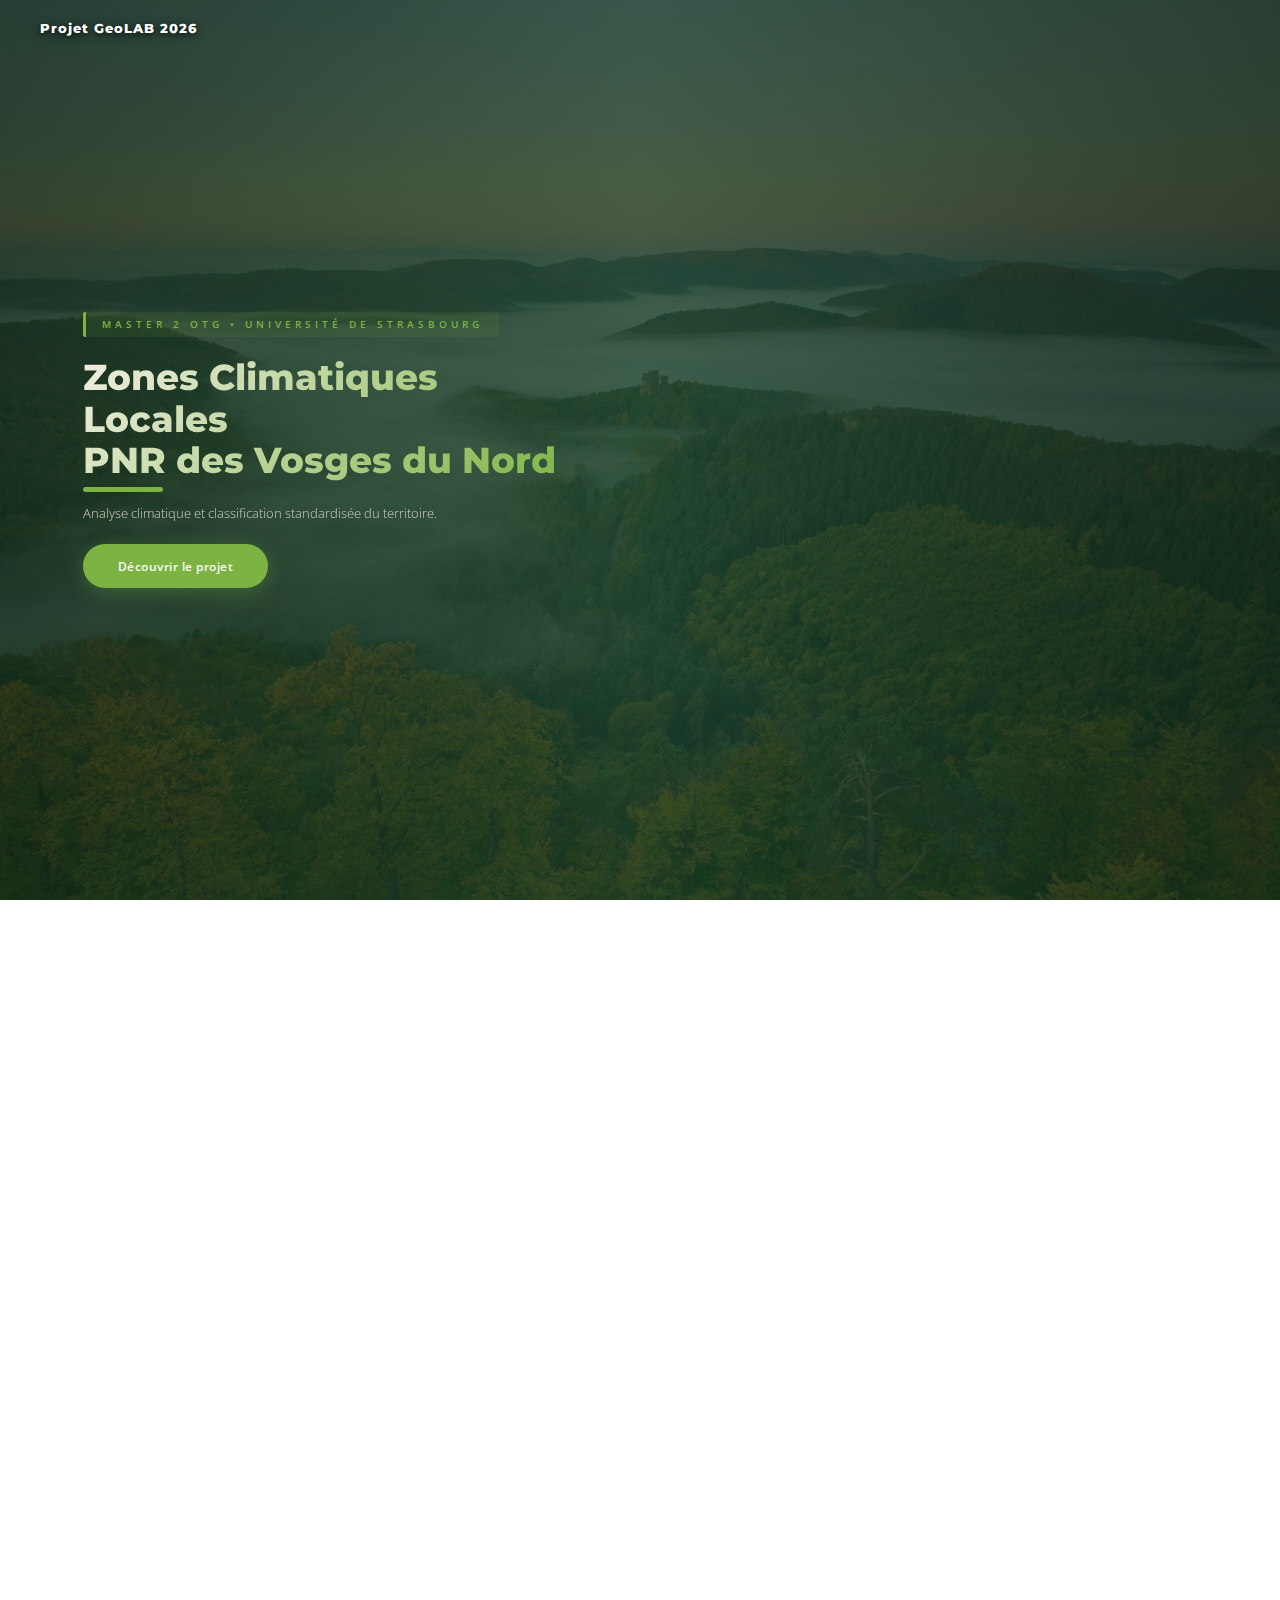
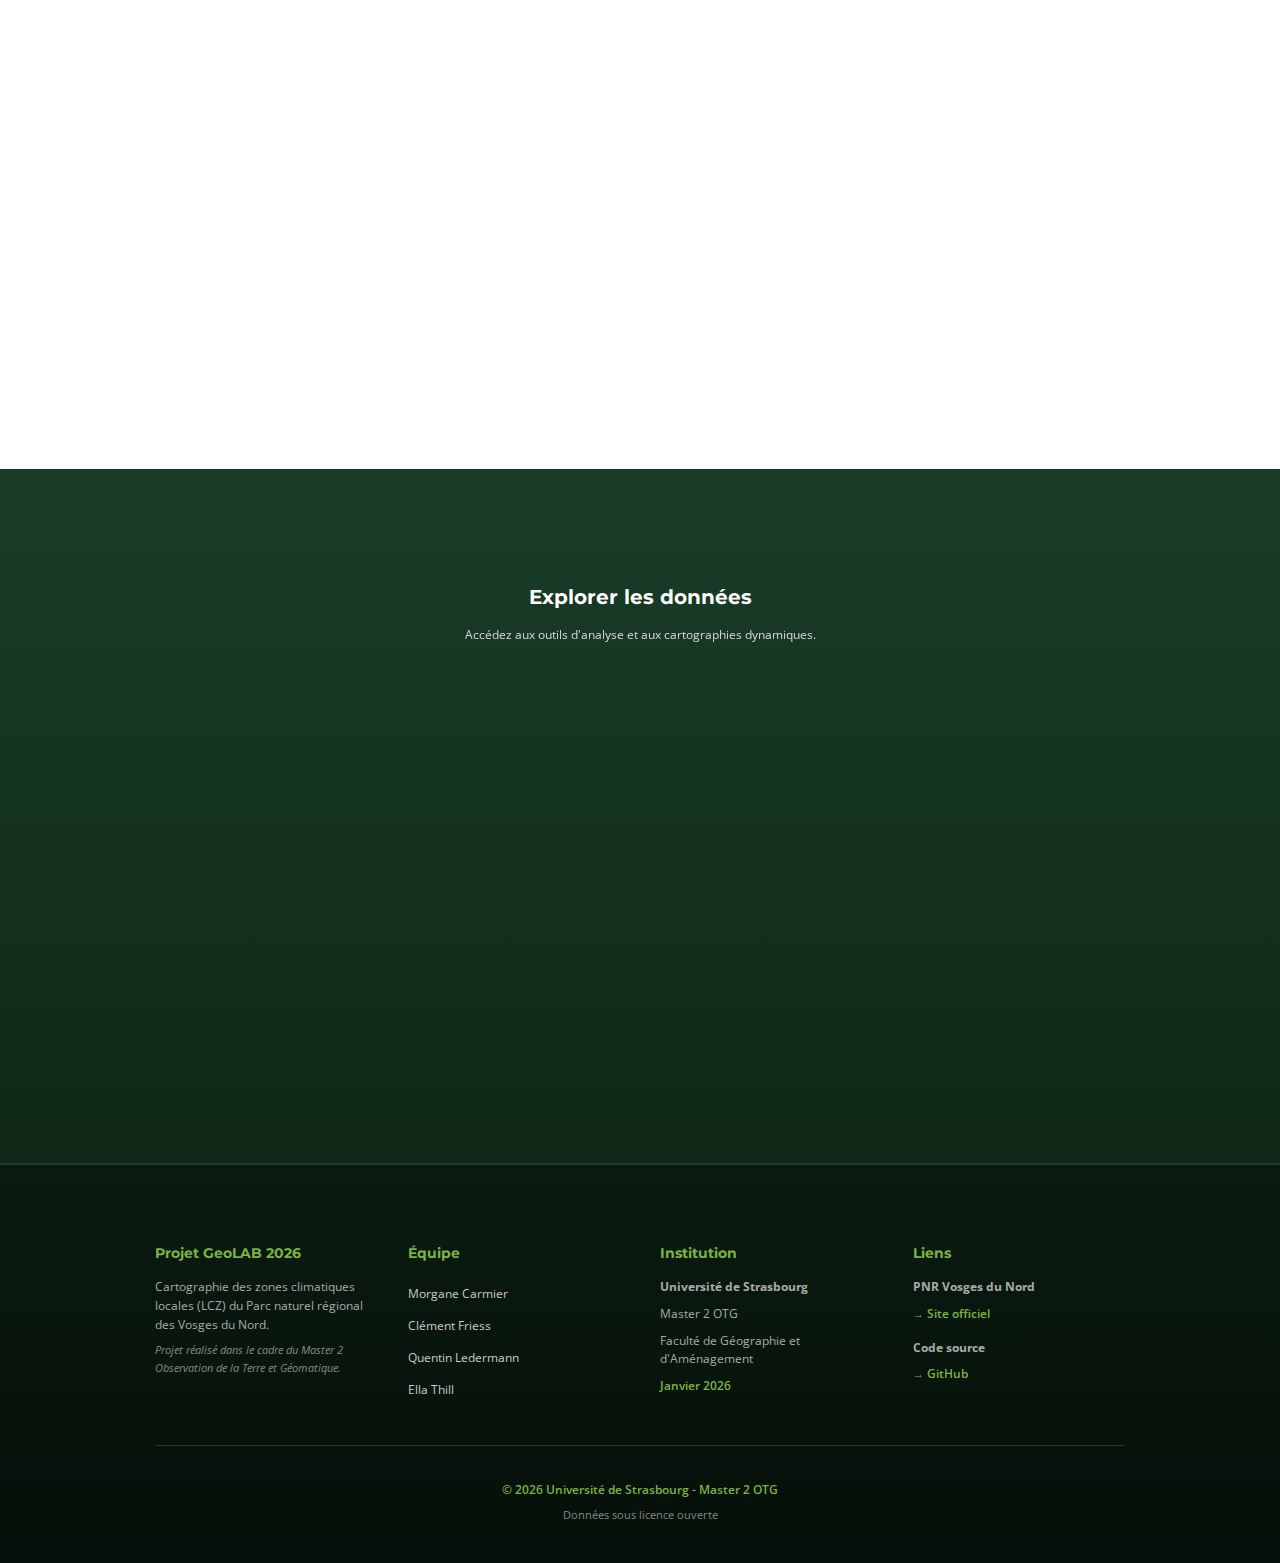
<file: index.html>
<!DOCTYPE html>
<html lang="fr">

<head>
    <meta charset="UTF-8">
    <meta name="viewport" content="width=device-width, initial-scale=1.0">
    <title>LCZ - PNR Vosges du Nord</title>

    <!-- SEO Meta Tags -->
    <meta name="description"
        content="Cartographie interactive des zones climatiques locales (LCZ) du Parc naturel régional des Vosges du Nord. Analyse de l'îlot de chaleur urbain et évolution 2015-2025.">
    <meta name="keywords"
        content="LCZ, zones climatiques locales, îlot de chaleur urbain, PNR Vosges du Nord, climat urbain, GeoClimate, Random Forest">
    <meta name="author" content="Université de Strasbourg - Master 2 OTG">

    <!-- Open Graph -->
    <meta property="og:type" content="website">
    <meta property="og:title" content="LCZ - PNR Vosges du Nord">
    <meta property="og:description"
        content="Exploration interactive des zones climatiques locales et îlots de chaleur du territoire">
    <meta property="og:image" content="pictures/image_pnr.jpg">

    <!-- Twitter -->
    <meta property="twitter:card" content="summary_large_image">
    <meta property="twitter:title" content="LCZ - PNR Vosges du Nord">
    <meta property="twitter:description"
        content="Cartographie des zones climatiques locales du Parc naturel régional des Vosges du Nord">

    <!-- Favicon -->
    <link rel="icon" type="image/webp" href="pictures/logo_pnr.webp">

    <!-- External Resources -->
    <link rel="preconnect" href="https://fonts.googleapis.com">
    <link rel="preconnect" href="https://fonts.gstatic.com" crossorigin>
    <link
        href="https://fonts.googleapis.com/css2?family=Montserrat:wght@300;400;600;800&family=Open+Sans:wght@400;600&display=swap"
        rel="stylesheet">
    <link rel="stylesheet" href="style.css">
</head>

<body class="landing-page">

    <nav class="navbar">
        <div class="logo">Projet GeoLAB 2026</div>
    </nav>

    <header class="hero-section">
        <div class="hero-content">
            <span class="subtitle">Master 2 OTG • Université de Strasbourg</span>
            <h1 class="hero-title">Zones Climatiques Locales<br>PNR des Vosges du Nord</h1>
            <p class="hero-desc">Analyse climatique et classification standardisée du territoire.</p>
            <a href="#introduction" class="scroll-btn">Découvrir le projet</a>
        </div>
    </header>

    <section id="introduction" class="content-section light-bg">
        <div class="container split-layout">
            <div class="text-block">
                <h2>Le PNR des Vosges du Nord</h2>
                <div class="divider"></div>
                <p>
                    À cheval sur l'Alsace et la Lorraine, le <strong>Parc Naturel Régional des Vosges du Nord</strong>
                    est un territoire
                    d'exception reconnu Réserve mondiale de biosphère par l'UNESCO depuis 1989. Couvrant plus de
                    <strong>130 000 hectares</strong>,
                    il se caractérise par une immense forêt de piémont, plus de 30 châteaux forts médiévaux et une
                    biodiversité
                    remarquable avec des espèces emblématiques comme le lynx boréal et le grand tétras.
                </p>
                <p>
                    Dans le contexte du <strong>changement climatique</strong>, ce patrimoine naturel fait face à de
                    nouveaux défis :
                    stress hydrique estival, vulnérabilité accrue des forêts et modification des écosystèmes. Comprendre
                    la structure
                    thermique de ce territoire à travers l'analyse des Zones Climatiques Locales est devenu un enjeu
                    majeur pour
                    l'aménagement durable et la préservation de ses milieux naturels.
                </p>
            </div>
            <div class="image-block pnr-img">
                <img src="pictures/image_pnr.jpg" alt="Image PNR">
            </div>
        </div>
    </section>

    <section class="content-section dark-bg">
        <div class="container split-layout reverse">
            <div class="text-block">
                <h2>Comprendre les Zones Climatiques Locales (LCZ)</h2>
                <div class="divider"></div>
                <p>
                    Le système des <strong>Zones Climatiques Locales (LCZ)</strong>, développé par Stewart et Oke
                    (2012),
                    est une classification standardisée internationalement reconnue pour étudier les îlots de chaleur
                    urbains et ruraux.
                    Ce système offre un cadre méthodologique robuste pour analyser l'influence de la morphologie urbaine
                    et de
                    l'occupation du sol sur le microclimat local.
                </p>
                <p>
                    Il divise le paysage en <strong>17 classes distinctes</strong> : 10 types urbains (du bâti dense et
                    haut aux zones
                    industrielles) et 7 types naturels (forêts, végétation basse, sols nus, zones aquatiques). Chaque
                    classe est définie
                    par des propriétés de surface spécifiques telles que la hauteur des bâtiments, la densité de
                    construction, la
                    perméabilité du sol et la couverture végétale, qui influencent directement la température de l'air
                    et le confort thermique.
                </p>
                <p>
                    Cette approche permet de cartographier précisément le comportement thermique des différentes zones
                    du parc et
                    d'identifier les secteurs les plus vulnérables face aux vagues de chaleur. Elle constitue un outil
                    essentiel
                    pour guider les stratégies d'adaptation climatique et d'aménagement du territoire, notamment en
                    matière de
                    végétalisation, de gestion de l'eau et de planification urbaine durable.
                </p>
            </div>
        </div>
    </section>

    <section class="navigation-section">
        <div class="container">
            <h2>Explorer les données</h2>
            <p class="section-subtitle">Accédez aux outils d'analyse et aux cartographies dynamiques.</p>
            <div class="cards-grid">
                <a href="map/map.html" class="nav-card">
                    <div class="card-icon">
                        <svg width="48" height="48" viewBox="0 0 24 24" fill="none" stroke="currentColor"
                            stroke-width="2" stroke-linecap="round" stroke-linejoin="round">
                            <path d="M21 10c0 7-9 13-9 13s-9-6-9-13a9 9 0 0 1 18 0z" />
                            <circle cx="12" cy="10" r="3" />
                        </svg>
                    </div>
                    <h3>Cartographie Interactive</h3>
                    <p>Explorez la carte des LCZ sur l'ensemble du territoire du PNR. Recherchez par commune et
                        visualisez 5 années de données.</p>
                    <span class="card-link">Voir la carte &rarr;</span>
                </a>

                <a href="icu/icu.html" class="nav-card">
                    <div class="card-icon">
                        <svg width="48" height="48" viewBox="0 0 24 24" fill="none" stroke="currentColor"
                            stroke-width="2" stroke-linecap="round" stroke-linejoin="round">
                            <path d="M14 14.76V3.5a2.5 2.5 0 0 0-5 0v11.26a4.5 4.5 0 1 0 5 0z" />
                        </svg>
                    </div>
                    <h3>Îlots de Chaleur</h3>
                    <p>Visualisation de l'intensité d'îlot de chaleur urbain (ICU) sur le territoire. Identifiez les
                        zones à risque thermique.</p>
                    <span class="card-link">Voir la carte &rarr;</span>
                </a>

                <a href="compare/compare.html" class="nav-card">
                    <div class="card-icon">
                        <svg width="48" height="48" viewBox="0 0 24 24" fill="none" stroke="currentColor"
                            stroke-width="2" stroke-linecap="round" stroke-linejoin="round">
                            <path d="M18 20V10M12 20V4M6 20v-6" />
                        </svg>
                    </div>
                    <h3>Comparaison Temporelle</h3>
                    <p>Comparez l'évolution des LCZ entre différentes années avec un slider interactif. Visualisez les
                        changements.</p>
                    <span class="card-link">Comparer &rarr;</span>
                </a>
            </div>
        </div>
    </section>

    <footer class="main-footer">
        <div class="container">
            <div class="footer-grid">
                <div class="footer-section">
                    <h4>Projet GeoLAB 2026</h4>
                    <p>Cartographie des zones climatiques locales (LCZ) du Parc naturel régional des Vosges du Nord.</p>
                    <p class="footer-context">Projet réalisé dans le cadre du Master 2 Observation de la Terre et
                        Géomatique.</p>
                </div>
                <div class="footer-section">
                    <h4>Équipe</h4>
                    <ul class="team-list">
                        <li>Morgane Carmier</li>
                        <li>Clément Friess</li>
                        <li>Quentin Ledermann</li>
                        <li>Ella Thill</li>
                    </ul>
                </div>
                <div class="footer-section">
                    <h4>Institution</h4>
                    <p><strong>Université de Strasbourg</strong></p>
                    <p>Master 2 OTG</p>
                    <p>Faculté de Géographie et d'Aménagement</p>
                    <p class="footer-date">Janvier 2026</p>
                </div>
                <div class="footer-section">
                    <h4>Liens</h4>
                    <p><strong>PNR Vosges du Nord</strong></p>
                    <p><a href="https://www.parc-vosges-nord.fr/" target="_blank" rel="noopener" class="footer-link">→
                            Site officiel</a></p>
                    <p style="margin-top: 15px;"><strong>Code source</strong></p>
                    <p><a href="https://github.com" target="_blank" rel="noopener" class="footer-link">→ GitHub</a></p>
                </div>
            </div>
            <div class="footer-bottom">
                <p class="copyright">© 2026 Université de Strasbourg - Master 2 OTG</p>
                <p class="license">Données sous licence ouverte</p>
            </div>
        </div>
    </footer>

    <script src="script_landing.js"></script>
</body>

</html>
</file>
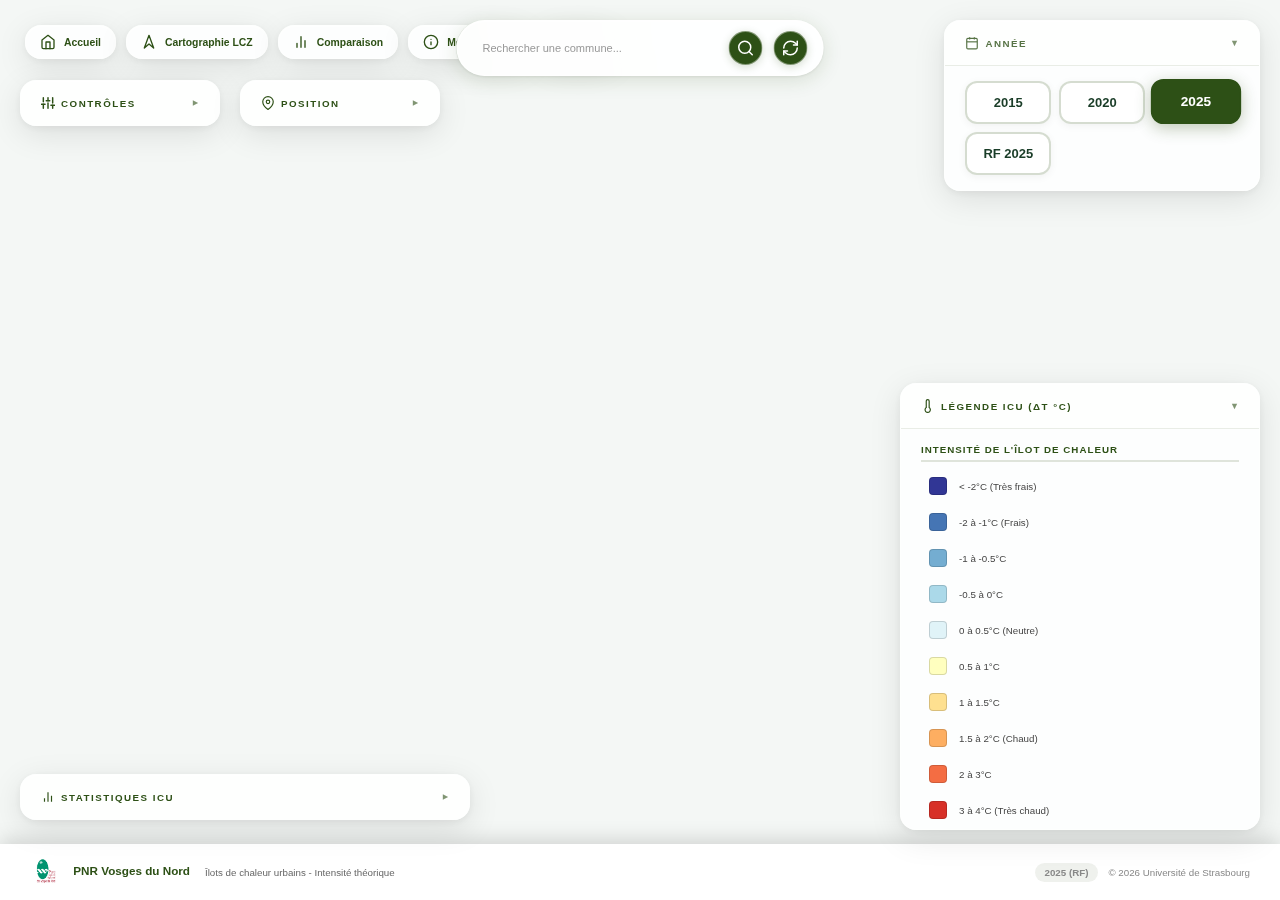
<file: icu.html>
<!DOCTYPE html>
<html lang="fr" class="map-page">
<head>
    <meta charset="UTF-8">
    <meta name="viewport" content="width=device-width, initial-scale=1.0">
    <title>Îlots de Chaleur - PNR Vosges du Nord</title>    <link rel="icon" type="image/png" href="Image/favicon.png">    
    <link href="https://fonts.googleapis.com/css2?family=Montserrat:wght@400;600;800&family=Open+Sans:wght@400;600&display=swap" rel="stylesheet">
    <link rel="stylesheet" href="https://unpkg.com/leaflet@1.9.4/dist/leaflet.css" />
    <link rel="stylesheet" href="style.css">
</head>
<body class="map-page icu-page">

    <nav class="floating-nav">
        <a href="index.html" class="home-btn">
            <svg class="icon" width="20" height="20" viewBox="0 0 24 24" fill="none" stroke="currentColor" stroke-width="2" stroke-linecap="round" stroke-linejoin="round">
                <path d="M3 9l9-7 9 7v11a2 2 0 0 1-2 2H5a2 2 0 0 1-2-2z"/>
                <polyline points="9 22 9 12 15 12 15 22"/>
            </svg>
            Accueil
        </a>
        <a href="map.html" class="info-btn">
            <svg xmlns="http://www.w3.org/2000/svg" width="18" height="18" viewBox="0 0 24 24" fill="none" stroke="currentColor" stroke-width="2" stroke-linecap="round" stroke-linejoin="round">
                <path d="M12 2l7 19-7-6-7 6z"/>
            </svg>
            Cartographie LCZ
        </a>
        <a href="compare.html" class="info-btn">
            <svg xmlns="http://www.w3.org/2000/svg" width="18" height="18" viewBox="0 0 24 24" fill="none" stroke="currentColor" stroke-width="2" stroke-linecap="round" stroke-linejoin="round">
                <path d="M18 20V10M12 20V4M6 20v-6"/>
            </svg>
            Comparaison
        </a>
        <button class="info-btn" onclick="openMethodologyModal()" aria-label="Méthodologie">
            <svg xmlns="http://www.w3.org/2000/svg" width="18" height="18" viewBox="0 0 24 24" fill="none" stroke="currentColor" stroke-width="2" stroke-linecap="round" stroke-linejoin="round">
                <circle cx="12" cy="12" r="10"></circle>
                <line x1="12" y1="16" x2="12" y2="12"></line>
                <line x1="12" y1="8" x2="12.01" y2="8"></line>
            </svg>
            Méthodologie
        </button>
        <button id="helpBtn" class="info-btn" title="Aide et tutoriel">
            <svg xmlns="http://www.w3.org/2000/svg" width="18" height="18" viewBox="0 0 24 24" fill="none" stroke="currentColor" stroke-width="2" stroke-linecap="round" stroke-linejoin="round">
                <circle cx="12" cy="12" r="10"></circle>
                <path d="M9.09 9a3 3 0 0 1 5.83 1c0 2-3 3-3 3"></path>
                <line x1="12" y1="17" x2="12.01" y2="17"></line>
            </svg>
            Aide
        </button>
    </nav>

    <!-- Tutoriel interactif -->
    <div id="tutorialOverlay" class="tutorial-overlay hidden">
        <div class="tutorial-modal">
            <button id="closeTutorial" class="tutorial-close" title="Fermer">
                <svg xmlns="http://www.w3.org/2000/svg" width="24" height="24" viewBox="0 0 24 24" fill="none" stroke="currentColor" stroke-width="2" stroke-linecap="round" stroke-linejoin="round">
                    <line x1="18" y1="6" x2="6" y2="18"></line>
                    <line x1="6" y1="6" x2="18" y2="18"></line>
                </svg>
            </button>
            
            <div class="tutorial-content">
                <!-- Étape 1: Bienvenue -->
                <div class="tutorial-step active" data-step="1">
                    <div class="tutorial-icon">
                        <svg xmlns="http://www.w3.org/2000/svg" width="64" height="64" viewBox="0 0 24 24" fill="none" stroke="currentColor" stroke-width="2" stroke-linecap="round" stroke-linejoin="round">
                            <path d="M14 14.76V3.5a2.5 2.5 0 0 0-5 0v11.26a4.5 4.5 0 1 0 5 0z"/>
                        </svg>
                    </div>
                    <h2>Bienvenue sur les Îlots de Chaleur Urbains</h2>
                    <p>Cette carte spécialisée présente l'<strong>intensité des îlots de chaleur</strong> calculée à partir des données LCZ.</p>
                    <p class="tutorial-highlight">Identifiez les zones les plus vulnérables aux vagues de chaleur !</p>
                </div>
                
                <!-- Étape 2: Sélection année -->
                <div class="tutorial-step" data-step="2">
                    <div class="tutorial-icon">
                        <svg xmlns="http://www.w3.org/2000/svg" width="64" height="64" viewBox="0 0 24 24" fill="none" stroke="currentColor" stroke-width="2" stroke-linecap="round" stroke-linejoin="round">
                            <rect x="3" y="4" width="18" height="18" rx="2" ry="2"></rect>
                            <line x1="16" y1="2" x2="16" y2="6"></line>
                            <line x1="8" y1="2" x2="8" y2="6"></line>
                            <line x1="3" y1="10" x2="21" y2="10"></line>
                        </svg>
                    </div>
                    <h2>Choisissez une année</h2>
                    <p>Le <strong>widget en haut à droite</strong> permet de sélectionner l'année d'analyse :</p>
                    <ul class="tutorial-list">
                        <li><strong>2015 à 2025</strong> - Évolution des îlots de chaleur</li>
                        <li>Les couleurs changent selon l'intensité</li>
                        <li>Du <strong>bleu (frais)</strong> au <strong>rouge (chaud)</strong></li>
                    </ul>
                </div>
                
                <!-- Étape 3: Recherche -->
                <div class="tutorial-step" data-step="3">
                    <div class="tutorial-icon">
                        <svg xmlns="http://www.w3.org/2000/svg" width="64" height="64" viewBox="0 0 24 24" fill="none" stroke="currentColor" stroke-width="2" stroke-linecap="round" stroke-linejoin="round">
                            <circle cx="11" cy="11" r="8"></circle>
                            <path d="m21 21-4.35-4.35"></path>
                        </svg>
                    </div>
                    <h2>Analysez une commune</h2>
                    <p>La <strong>recherche en haut</strong> permet de localiser rapidement une zone :</p>
                    <ul class="tutorial-list">
                        <li>Tapez le nom de la commune</li>
                        <li>Zoom automatique sur la zone</li>
                        <li>Mise en évidence des limites</li>
                        <li>Observez les <strong>variations d'intensité</strong> dans la commune</li>
                    </ul>
                </div>
                
                <!-- Étape 4: Légende -->
                <div class="tutorial-step" data-step="4">
                    <div class="tutorial-icon">
                        <svg xmlns="http://www.w3.org/2000/svg" width="64" height="64" viewBox="0 0 24 24" fill="none" stroke="currentColor" stroke-width="2" stroke-linecap="round" stroke-linejoin="round">
                            <rect x="3" y="3" width="18" height="18" rx="2" ry="2"></rect>
                            <rect x="7" y="7" width="10" height="10"></rect>
                        </svg>
                    </div>
                    <h2>Interprétez les couleurs</h2>
                    <p>La <strong>légende en bas à droite</strong> indique l'intensité thermique :</p>
                    <ul class="tutorial-list">
                        <li><strong>Bleu/Vert</strong> - Zones fraîches (îlots de fraîcheur)</li>
                        <li><strong>Jaune/Orange</strong> - Intensité modérée</li>
                        <li><strong>Rouge/Bordeaux</strong> - Îlots de chaleur intenses</li>
                    </ul>
                    <p class="tutorial-highlight">Les zones rouges nécessitent des actions d'adaptation !</p>
                </div>
                
                <!-- Étape 5: Statistiques -->
                <div class="tutorial-step" data-step="5">
                    <div class="tutorial-icon">
                        <svg xmlns="http://www.w3.org/2000/svg" width="64" height="64" viewBox="0 0 24 24" fill="none" stroke="currentColor" stroke-width="2" stroke-linecap="round" stroke-linejoin="round">
                            <line x1="18" y1="20" x2="18" y2="10"></line>
                            <line x1="12" y1="20" x2="12" y2="4"></line>
                            <line x1="6" y1="20" x2="6" y2="14"></line>
                        </svg>
                    </div>
                    <h2>Analysez les statistiques</h2>
                    <p>Le <strong>widget de statistiques en bas à gauche</strong> affiche :</p>
                    <ul class="tutorial-list">
                        <li><strong>Surface classée</strong> des zones ICU (varie selon la couverture)</li>
                        <li><strong>Température moyenne</strong> estimée</li>
                        <li><strong>Graphique</strong> de répartition par classe d'intensité</li>
                        <li><strong>Tableau détaillé</strong> avec surfaces et écarts de température</li>
                    </ul>
                    <p>Les statistiques se mettent à jour automatiquement lors du changement d'année.</p>
                </div>
                
                <!-- Étape 6: Utilisation -->
                <div class="tutorial-step" data-step="6">
                    <div class="tutorial-icon">
                        <svg xmlns="http://www.w3.org/2000/svg" width="64" height="64" viewBox="0 0 24 24" fill="none" stroke="currentColor" stroke-width="2" stroke-linecap="round" stroke-linejoin="round">
                            <path d="M22 11.08V12a10 10 0 1 1-5.93-9.14"></path>
                            <polyline points="22 4 12 14.01 9 11.01"></polyline>
                        </svg>
                    </div>
                    <h2>Applications pratiques</h2>
                    <p>Utilisez cette carte pour :</p>
                    <ul class="tutorial-list">
                        <li><strong>Aménagement urbain</strong> - Identifier les zones prioritaires</li>
                        <li><strong>Végétalisation</strong> - Cibler les actions de plantation</li>
                        <li><strong>Prévention</strong> - Plans canicule et santé publique</li>
                        <li><strong>Planification</strong> - Projets de développement durable</li>
                    </ul>
                    <p class="tutorial-highlight">Contribuez à un territoire plus résilient !</p>
                </div>
            </div>
            
            <div class="tutorial-footer">
                <div class="tutorial-progress">
                    <span class="progress-dot active" data-step="1"></span>
                    <span class="progress-dot" data-step="2"></span>
                    <span class="progress-dot" data-step="3"></span>
                    <span class="progress-dot" data-step="4"></span>
                    <span class="progress-dot" data-step="5"></span>
                    <span class="progress-dot" data-step="6"></span>
                </div>
                <div class="tutorial-buttons">
                    <button id="prevStep" class="tutorial-btn secondary" disabled>Précédent</button>
                    <label class="tutorial-checkbox">
                        <input type="checkbox" id="dontShowAgain">
                        <span>Ne plus afficher</span>
                    </label>
                    <button id="nextStep" class="tutorial-btn primary">Suivant</button>
                </div>
            </div>
        </div>
    </div>

    <div id="mapid"></div>

    <!-- Barre de recherche flottante -->
    <div class="search-widget">
        <div class="search-wrapper">
            <input type="text" id="searchInput" placeholder="Rechercher une commune..." aria-label="Rechercher une commune" autocomplete="off">
            <div id="suggestionsList" class="suggestions-list"></div>
        </div>
        <button id="searchBtn" aria-label="Lancer la recherche">
            <svg xmlns="http://www.w3.org/2000/svg" width="18" height="18" viewBox="0 0 24 24" fill="none" stroke="currentColor" stroke-width="2" stroke-linecap="round" stroke-linejoin="round">
                <circle cx="11" cy="11" r="8"></circle>
                <path d="m21 21-4.35-4.35"></path>
            </svg>
        </button>
        <button id="resetBtn" aria-label="Réinitialiser la sélection" title="Réinitialiser" style="margin-left: 5px;">
            <svg xmlns="http://www.w3.org/2000/svg" width="18" height="18" viewBox="0 0 24 24" fill="none" stroke="currentColor" stroke-width="2" stroke-linecap="round" stroke-linejoin="round">
                <path d="M3 12a9 9 0 0 1 9-9 9.75 9.75 0 0 1 6.74 2.74L21 8"></path>
                <path d="M21 3v5h-5"></path>
                <path d="M21 12a9 9 0 0 1-9 9 9.75 9.75 0 0 1-6.74-2.74L3 16"></path>
                <path d="M3 21v-5h5"></path>
            </svg>
        </button>
    </div>

    <!-- Widget Contrôles -->
    <div class="map-widget layer-controls collapsed">
        <div class="widget-header" onclick="toggleWidget('controlsWidget')">
            <h3>
                <svg width="14" height="14" viewBox="0 0 24 24" fill="none" stroke="currentColor" stroke-width="2.5" stroke-linecap="round" stroke-linejoin="round">
                    <line x1="4" y1="21" x2="4" y2="14"/>
                    <line x1="4" y1="10" x2="4" y2="3"/>
                    <line x1="12" y1="21" x2="12" y2="12"/>
                    <line x1="12" y1="8" x2="12" y2="3"/>
                    <line x1="20" y1="21" x2="20" y2="16"/>
                    <line x1="20" y1="12" x2="20" y2="3"/>
                    <line x1="1" y1="14" x2="7" y2="14"/>
                    <line x1="9" y1="8" x2="15" y2="8"/>
                    <line x1="17" y1="16" x2="23" y2="16"/>
                </svg>
                Contrôles
            </h3>
            <span class="widget-toggle-icon" id="controlsToggle">▼</span>
        </div>
        <div class="widget-content" id="controlsWidget">
            <div class="control-group">
                <label class="control-label">
                    Opacité
                    <span id="opacityValue">100%</span>
                </label>
                <input type="range" id="opacitySlider" min="0" max="100" value="100">
            </div>
            <div class="control-group">
                <label class="control-label">Fond de carte</label>
                <button id="basemapToggle">
                    <svg id="basemapIcon" width="16" height="16" viewBox="0 0 24 24" fill="none" stroke="currentColor" stroke-width="2">
                        <circle cx="12" cy="12" r="10"/>
                        <path d="M2 12h20M12 2a15.3 15.3 0 0 1 4 10 15.3 15.3 0 0 1-4 10 15.3 15.3 0 0 1-4-10 15.3 15.3 0 0 1 4-10z"/>
                    </svg>
                    <span id="basemapLabel">Satellite</span>
                </button>
            </div>
        </div>
    </div>

    <!-- Widget Coordonnées & Zoom -->
    <div class="map-widget coords-zoom-widget collapsed">
        <div class="widget-header" onclick="toggleWidget('coordsZoomWidget')">
            <h3>
                <svg width="14" height="14" viewBox="0 0 24 24" fill="none" stroke="currentColor" stroke-width="2">
                    <path d="M21 10c0 7-9 13-9 13s-9-6-9-13a9 9 0 0 1 18 0z"/>
                    <circle cx="12" cy="10" r="3"/>
                </svg>
                Position
            </h3>
            <span class="widget-toggle-icon" id="coordsZoomToggle">▼</span>
        </div>
        <div class="widget-content" id="coordsZoomWidget">
            <div class="coords-info-line">
                <span class="coords-label">Latitude:</span>
                <span class="coords-value" id="coordsLat">-</span>
            </div>
            <div class="coords-info-line">
                <span class="coords-label">Longitude:</span>
                <span class="coords-value" id="coordsLon">-</span>
            </div>
        </div>
    </div>

    <div id="loader" class="loader-overlay hidden">
        <div class="spinner"></div>
        <p>Chargement des données ICU...</p>
    </div>

    <div class="map-widget year-selector">
        <div class="widget-header" onclick="toggleWidget('yearWidget')">
            <h3>
                <svg width="14" height="14" viewBox="0 0 24 24" fill="none" stroke="currentColor" stroke-width="2">
                    <rect x="3" y="4" width="18" height="18" rx="2" ry="2"/>
                    <line x1="16" y1="2" x2="16" y2="6"/>
                    <line x1="8" y1="2" x2="8" y2="6"/>
                    <line x1="3" y1="10" x2="21" y2="10"/>
                </svg>
                Année
            </h3>
            <span class="widget-toggle-icon" id="yearToggle">▼</span>
        </div>
        <div class="widget-content" id="yearWidget">
            <div class="radio-group">
            <label class="radio-option">

                <input type="radio" name="year" value="2015" onchange="updateMap('2015', 'geoclimate')">
                <span>2015</span>
            </label>
            <label class="radio-option">
                <input type="radio" name="year" value="2020" onchange="updateMap('2020', 'geoclimate')">
                <span>2020</span>
            </label>
            <label class="radio-option">
                <input type="radio" name="year" value="2025" checked onchange="updateMap('2025', 'geoclimate')">
                <span>2025</span>
            </label>
            <label class="radio-option">
                <input type="radio" name="year" value="2025RF" onchange="updateMap('2025', 'rf')">
                <span>RF 2025</span>
            </label>
        </div>
        </div>
    </div>

    <div class="map-widget legend-box">
        <div class="widget-header" onclick="toggleWidget('legendWidget')">
            <h3>
                <svg width="14" height="14" viewBox="0 0 24 24" fill="none" stroke="currentColor" stroke-width="2">
                    <path d="M14 14.76V3.5a2.5 2.5 0 0 0-5 0v11.26a4.5 4.5 0 1 0 5 0z"/>
                </svg>
                Légende ICU (ΔT °C)
            </h3>
            <span class="widget-toggle-icon" id="legendToggle">▼</span>
        </div>
        <div class="widget-content" id="legendWidget">
            <h4>Intensité de l'îlot de chaleur</h4>
            <div class="legend-item"><span class="color-dot" style="background:#313695;"></span> &lt; -2°C (Très frais)</div>
            <div class="legend-item"><span class="color-dot" style="background:#4575b4;"></span> -2 à -1°C (Frais)</div>
            <div class="legend-item"><span class="color-dot" style="background:#74add1;"></span> -1 à -0.5°C</div>
            <div class="legend-item"><span class="color-dot" style="background:#abd9e9;"></span> -0.5 à 0°C</div>
            <div class="legend-item"><span class="color-dot" style="background:#e0f3f8;"></span> 0 à 0.5°C (Neutre)</div>
            <div class="legend-item"><span class="color-dot" style="background:#ffffbf;"></span> 0.5 à 1°C</div>
            <div class="legend-item"><span class="color-dot" style="background:#fee090;"></span> 1 à 1.5°C</div>
            <div class="legend-item"><span class="color-dot" style="background:#fdae61;"></span> 1.5 à 2°C (Chaud)</div>
            <div class="legend-item"><span class="color-dot" style="background:#f46d43;"></span> 2 à 3°C</div>
            <div class="legend-item"><span class="color-dot" style="background:#d73027;"></span> 3 à 4°C (Très chaud)</div>
            <div class="legend-item"><span class="color-dot" style="background:#a50026;"></span> &gt; 4°C (Extrême)</div>
        </div>
    </div>

    <footer class="map-footer">
        <div class="map-footer-left">
            <span class="map-footer-logo">
                <img src="Image/logo_pnr.webp" alt="Logo PNR" style="height: 32px; vertical-align: middle; margin-right: 8px;">
                PNR Vosges du Nord
            </span>
            <span class="map-footer-info">Îlots de chaleur urbains - Intensité théorique</span>
        </div>
        <div class="map-footer-right">
            <span class="map-metadata">
                <span id="currentYear">2025 (RF)</span>
            </span>
            <span>© 2026 Université de Strasbourg</span>
        </div>
    </footer>

    <!-- Modal Méthodologie -->
    <div id="methodologyModal" class="lcz-modal" onclick="closeMethodologyModal(event)">
        <div class="methodology-modal-content" onclick="event.stopPropagation()">
            <button class="lcz-modal-close" onclick="closeMethodologyModal()" aria-label="Fermer">×</button>
            <div class="methodology-header">
                <svg xmlns="http://www.w3.org/2000/svg" width="40" height="40" viewBox="0 0 24 24" fill="none" stroke="currentColor" stroke-width="1.5" stroke-linecap="round" stroke-linejoin="round" style="color: var(--accent-leaf);">
                    <path d="M14 14.76V3.5a2.5 2.5 0 0 0-5 0v11.26a4.5 4.5 0 1 0 5 0z"/>
                </svg>
                <h2>Méthodologie ICU théorique</h2>
            </div>
            <div class="methodology-body">
                <div class="method-section highlight">
                    <h3>
                        <svg xmlns="http://www.w3.org/2000/svg" width="20" height="20" viewBox="0 0 24 24" fill="none" stroke="currentColor" stroke-width="2" stroke-linecap="round" stroke-linejoin="round">
                            <path d="M14 2H6a2 2 0 0 0-2 2v16a2 2 0 0 0 2 2h12a2 2 0 0 0 2-2V8z"/>
                            <polyline points="14 2 14 8 20 8"/>
                        </svg>
                        Principe du proxy ICU
                    </h3>
                    <p>L'<strong>intensité d'îlot de chaleur urbain (ICU)</strong> représente l'écart de température (ΔT) entre une zone et la température moyenne du territoire. Cette approche permet d'identifier les zones particulièrement chaudes ou fraîches.</p>
                    <p><strong>⚠️ Important :</strong> Il s'agit d'un <strong>proxy</strong> (approximation) car le calcul réel des îlots de chaleur urbains est extrêmement complexe et nécessite des ressources importantes (modélisations atmosphériques, mesures de terrain continues, etc.). Cette méthode ne représente pas exactement la réalité thermique du territoire, mais <strong>tente de s'en rapprocher</strong> en utilisant les propriétés physiques des surfaces (bâti, végétation, sols) caractérisées par les LCZ.</p>
                    <p>Le calcul est basé sur la <strong>classification LCZ</strong> (Local Climate Zones) et des valeurs de référence issues de la littérature scientifique.</p>
                </div>

                <div class="method-section">
                    <h3>
                        <svg xmlns="http://www.w3.org/2000/svg" width="20" height="20" viewBox="0 0 24 24" fill="none" stroke="currentColor" stroke-width="2" stroke-linecap="round" stroke-linejoin="round">
                            <path d="M4 19.5A2.5 2.5 0 0 1 6.5 17H20"/>
                            <path d="M6.5 2H20v20H6.5A2.5 2.5 0 0 1 4 19.5v-15A2.5 2.5 0 0 1 6.5 2z"/>
                        </svg>
                        Références scientifiques
                    </h3>
                    <ul>
                        <li><strong>Stewart, I. D., & Oke, T. R. (2012).</strong> Local Climate Zones for Urban Temperature Studies. <em>Bulletin of the American Meteorological Society</em>, 93(12), 1879-1900.</li>
                        <li><strong>Leconte, F., et al. (2015).</strong> Using Local Climate Zone scheme for UHI assessment: Evaluation of the method using mobile measurements. <em>Building and Environment</em>, 83, 39-49.</li>
                    </ul>
                    <p style="margin-top: 15px;"><strong>Données sources :</strong></p>
                    <ul>
                        <li><strong>2015-2025 GeoClimate :</strong> Attribut <code>ICU_theori</code> calculé par GeoClimate</li>
                        <li><strong>2025 Random Forest :</strong> Attribut <code>UHI_Delta</code> calculé selon la même méthode</li>
                    </ul>
                </div>

                <div class="method-section">
                    <h3>
                        <svg xmlns="http://www.w3.org/2000/svg" width="20" height="20" viewBox="0 0 24 24" fill="none" stroke="currentColor" stroke-width="2" stroke-linecap="round" stroke-linejoin="round">
                            <circle cx="12" cy="12" r="10"></circle>
                            <line x1="12" y1="8" x2="12" y2="16"></line>
                            <line x1="8" y1="12" x2="16" y2="12"></line>
                        </svg>
                        Interprétation
                    </h3>
                    <ul>
                        <li><strong>ΔT < 0°C :</strong> Zones plus fraîches que la moyenne (forêts, plans d'eau, végétation dense)</li>
                        <li><strong>ΔT ≈ 0°C :</strong> Zones neutres, proches de la température moyenne</li>
                        <li><strong>ΔT > 0°C :</strong> Zones plus chaudes que la moyenne (urbain dense, surfaces imperméables)</li>
                        <li><strong>ΔT > 2°C :</strong> Îlots de chaleur significatifs nécessitant une attention particulière</li>
                    </ul>
                </div>

                <div class="method-section">
                    <p style="margin-top: 15px;"><strong>Équipe projet :</strong> Master 2 OTG - Université de Strasbourg (2025-2026)<br>
                    <small style="color: #888;">Morgane Carmier, Clément Friess, Quentin Ledermann, Ella THILL</small></p>
                </div>
            </div>
        </div>
    </div>

    <!-- Methodology Modal -->
    <div id="methodologyModal" class="tutorial-overlay" style="display: none;">
        <div class="tutorial-modal" style="max-width: 800px; max-height: 90vh; overflow-y: auto;">
            <div style="display: flex; justify-content: space-between; align-items: center; margin-bottom: 20px; border-bottom: 2px solid rgba(255,255,255,0.2); padding-bottom: 15px;">
                <h2 style="margin: 0; font-size: 1.8em;">📚 Méthodologie ICU</h2>
                <button onclick="closeMethodologyModal()" style="background: none; border: none; font-size: 2em; cursor: pointer; color: white; line-height: 1;">&times;</button>
            </div>
            
            <div style="line-height: 1.6;">
                <section style="margin-bottom: 30px;">
                    <h3 style="color: #F44336; margin-bottom: 15px;">
                        <svg width="20" height="20" viewBox="0 0 24 24" fill="none" stroke="currentColor" stroke-width="2" style="vertical-align: middle; margin-right: 8px;">
                            <circle cx="12" cy="12" r="10"/>
                            <line x1="12" y1="16" x2="12" y2="12"/>
                            <line x1="12" y1="8" x2="12.01" y2="8"/>
                        </svg>
                        Calcul des Îlots de Chaleur Urbains
                    </h3>
                    <p>L'<strong>Îlot de Chaleur Urbain (ICU)</strong> désigne le phénomène d'élévation de la température en milieu urbain par rapport aux zones rurales environnantes. Cette différence de température est principalement causée par :</p>
                    <ul style="margin-left: 20px;">
                        <li><strong>L'imperméabilisation des sols</strong> (béton, asphalte)</li>
                        <li><strong>La morphologie urbaine</strong> (hauteur des bâtiments, rues canyon)</li>
                        <li><strong>La réduction de la végétation</strong></li>
                        <li><strong>Les activités anthropiques</strong> (chauffage, climatisation, trafic)</li>
                    </ul>
                </section>

                <section style="margin-bottom: 30px;">
                    <h3 style="color: #2196F3; margin-bottom: 15px;">
                        <svg width="20" height="20" viewBox="0 0 24 24" fill="none" stroke="currentColor" stroke-width="2" style="vertical-align: middle; margin-right: 8px;">
                            <path d="M21 16V8a2 2 0 0 0-1-1.73l-7-4a2 2 0 0 0-2 0l-7 4A2 2 0 0 0 3 8v8a2 2 0 0 0 1 1.73l7 4a2 2 0 0 0 2 0l7-4A2 2 0 0 0 21 16z"/>
                            <polyline points="3.27 6.96 12 12.01 20.73 6.96"/>
                            <line x1="12" y1="22.08" x2="12" y2="12"/>
                        </svg>
                        Méthodologie de calcul
                    </h3>
                    <p><strong>1. Données de température de surface (LST)</strong></p>
                    <p>Les températures de surface sont extraites des images satellitaires <strong>MODIS LST</strong> (Moderate Resolution Imaging Spectroradiometer) :</p>
                    <ul style="margin-left: 20px;">
                        <li><strong>Résolution spatiale</strong> : 1 km × 1 km</li>
                        <li><strong>Résolution temporelle</strong> : passages journaliers (jour et nuit)</li>
                        <li><strong>Période d'analyse</strong> : moyennes estivales (juin-août)</li>
                    </ul>

                    <p style="margin-top: 15px;"><strong>2. Température de référence rurale</strong></p>
                    <p>La température de référence est calculée à partir des zones rurales identifiées par les classes LCZ suivantes :</p>
                    <ul style="margin-left: 20px;">
                        <li><strong>LCZ A</strong> : zones agricoles denses (cultures)</li>
                        <li><strong>LCZ D</strong> : zones de végétation basse (prairies)</li>
                        <li><strong>LCZ F</strong> : végétation clairsemée</li>
                    </ul>
                    <p>La <strong>moyenne des températures</strong> de ces zones constitue la température de référence rurale (T<sub>rural</sub>).</p>

                    <p style="margin-top: 15px;"><strong>3. Calcul de l'intensité ICU</strong></p>
                    <p>L'intensité de l'îlot de chaleur pour chaque pixel est calculée par la formule :</p>
                    <p style="background: rgba(255,255,255,0.1); padding: 15px; border-radius: 8px; text-align: center; font-family: monospace; font-size: 1.1em;">
                        ICU = T<sub>surface</sub> - T<sub>rural</sub>
                    </p>
                    <p>Où :</p>
                    <ul style="margin-left: 20px;">
                        <li><strong>T<sub>surface</sub></strong> : température de surface du pixel considéré (°C)</li>
                        <li><strong>T<sub>rural</sub></strong> : température de référence rurale (°C)</li>
                        <li><strong>ICU</strong> : intensité de l'îlot de chaleur (°C)</li>
                    </ul>
                </section>

                <section style="margin-bottom: 30px;">
                    <h3 style="color: #FF9800; margin-bottom: 15px;">
                        <svg width="20" height="20" viewBox="0 0 24 24" fill="none" stroke="currentColor" stroke-width="2" style="vertical-align: middle; margin-right: 8px;">
                            <path d="M12 2v20M2 12h20"/>
                            <path d="M6 6l6 6-6 6M18 6l-6 6 6 6"/>
                        </svg>
                        Classification de l'intensité
                    </h3>
                    <p>Les valeurs d'ICU sont classées en 5 catégories d'intensité :</p>
                    <table style="width: 100%; border-collapse: collapse; margin-top: 15px;">
                        <tr style="background: rgba(255,255,255,0.1);">
                            <th style="padding: 10px; border: 1px solid rgba(255,255,255,0.2); text-align: left;">Catégorie</th>
                            <th style="padding: 10px; border: 1px solid rgba(255,255,255,0.2); text-align: left;">Intervalle (°C)</th>
                            <th style="padding: 10px; border: 1px solid rgba(255,255,255,0.2); text-align: left;">Interprétation</th>
                        </tr>
                        <tr>
                            <td style="padding: 10px; border: 1px solid rgba(255,255,255,0.2);">Très faible</td>
                            <td style="padding: 10px; border: 1px solid rgba(255,255,255,0.2);">< 0°C</td>
                            <td style="padding: 10px; border: 1px solid rgba(255,255,255,0.2);">Plus froid que la référence rurale</td>
                        </tr>
                        <tr style="background: rgba(255,255,255,0.05);">
                            <td style="padding: 10px; border: 1px solid rgba(255,255,255,0.2);">Faible</td>
                            <td style="padding: 10px; border: 1px solid rgba(255,255,255,0.2);">0 - 1°C</td>
                            <td style="padding: 10px; border: 1px solid rgba(255,255,255,0.2);">ICU faible à modéré</td>
                        </tr>
                        <tr>
                            <td style="padding: 10px; border: 1px solid rgba(255,255,255,0.2);">Modéré</td>
                            <td style="padding: 10px; border: 1px solid rgba(255,255,255,0.2);">1 - 2°C</td>
                            <td style="padding: 10px; border: 1px solid rgba(255,255,255,0.2);">ICU significatif</td>
                        </tr>
                        <tr style="background: rgba(255,255,255,0.05);">
                            <td style="padding: 10px; border: 1px solid rgba(255,255,255,0.2);">Élevé</td>
                            <td style="padding: 10px; border: 1px solid rgba(255,255,255,0.2);">2 - 3°C</td>
                            <td style="padding: 10px; border: 1px solid rgba(255,255,255,0.2);">ICU fort</td>
                        </tr>
                        <tr>
                            <td style="padding: 10px; border: 1px solid rgba(255,255,255,0.2);">Très élevé</td>
                            <td style="padding: 10px; border: 1px solid rgba(255,255,255,0.2);">> 3°C</td>
                            <td style="padding: 10px; border: 1px solid rgba(255,255,255,0.2);">ICU très intense</td>
                        </tr>
                    </table>
                </section>

                <section style="margin-bottom: 30px;">
                    <h3 style="color: #9C27B0; margin-bottom: 15px;">
                        <svg width="20" height="20" viewBox="0 0 24 24" fill="none" stroke="currentColor" stroke-width="2" style="vertical-align: middle; margin-right: 8px;">
                            <path d="M14 2H6a2 2 0 0 0-2 2v16a2 2 0 0 0 2 2h12a2 2 0 0 0 2-2V8z"/>
                            <polyline points="14 2 14 8 20 8"/>
                            <line x1="12" y1="18" x2="12" y2="12"/>
                            <line x1="12" y1="9" x2="12.01" y2="9"/>
                        </svg>
                        Limites de l'analyse
                    </h3>
                    <p><strong>Résolution spatiale grossière :</strong> Les données MODIS LST ont une résolution de 1 km, ce qui ne permet pas de capturer les variations fines à l'échelle du quartier.</p>
                    <p><strong>Température de surface vs. température de l'air :</strong> La LST mesure la température de surface, qui peut différer significativement de la température de l'air ressentie par les habitants.</p>
                    <p><strong>Variabilité temporelle :</strong> L'ICU varie au cours de la journée (maximum la nuit) et selon les saisons. Les moyennes estivales masquent cette variabilité.</p>
                    <p><strong>Couverture nuageuse :</strong> Les mesures satellitaires sont affectées par la présence de nuages, réduisant le nombre de données disponibles.</p>
                    <p><strong>Zones de référence :</strong> Le choix des zones rurales de référence influence directement le calcul de l'ICU.</p>
                </section>

                <section>
                    <h3 style="color: #607D8B; margin-bottom: 15px;">
                        <svg width="20" height="20" viewBox="0 0 24 24" fill="none" stroke="currentColor" stroke-width="2" style="vertical-align: middle; margin-right: 8px;">
                            <path d="M4 4h16c1.1 0 2 .9 2 2v12c0 1.1-.9 2-2 2H4c-1.1 0-2-.9-2-2V6c0-1.1.9-2 2-2z"/>
                            <polyline points="22,6 12,13 2,6"/>
                        </svg>
                        Références & Contact
                    </h3>
                    <p><strong>Références scientifiques :</strong></p>
                    <ul style="margin-left: 20px;">
                        <li>Stewart, I. D., & Oke, T. R. (2012). Local Climate Zones for Urban Temperature Studies. <em>BAMS</em>, 93(12), 1879-1900.</li>
                        <li>Wan, Z. (2008). New refinements and validation of the MODIS Land-Surface Temperature/Emissivity products. <em>Remote Sensing of Environment</em>, 112(1), 59-74.</li>
                    </ul>
                    <p style="margin-top: 15px;"><strong>Équipe projet :</strong><br>
                    Master 2 OTG - Université de Strasbourg (2025-2026)<br>
                    <small style="color: #aaa;">Morgane Carmier, Clément Friess, Quentin Ledermann, Ella THILL</small></p>
                </section>
            </div>
        </div>
    </div>

    <!-- Widget Statistiques ICU -->
    <div class="map-widget stats-widget collapsed">
        <div class="widget-header" onclick="toggleWidget('statsWidget')">
            <h3>
                <svg width="14" height="14" viewBox="0 0 24 24" fill="none" stroke="currentColor" stroke-width="2">
                    <line x1="18" y1="20" x2="18" y2="10"/>
                    <line x1="12" y1="20" x2="12" y2="4"/>
                    <line x1="6" y1="20" x2="6" y2="14"/>
                </svg>
                Statistiques ICU
            </h3>
            <span class="widget-toggle-icon" id="statsToggle">▼</span>
        </div>
        <div class="widget-content" id="statsWidget">
            <div id="statsLoading" class="stats-loading">
                <div class="spinner-small"></div>
                <p>Calcul en cours...</p>
            </div>
            <div id="statsContent" class="stats-content" style="display: none;">
                <div class="stats-context" id="statsContext">
                    <span class="stats-context-label">Zone analysée :</span>
                    <span class="stats-context-value" id="statsContextValue">Parc Naturel Régional</span>
                </div>
                <div class="stats-summary">
                    <div class="stat-item">
                        <span class="stat-label">Surface classée</span>
                        <span class="stat-value" id="totalArea">-</span>
                        <span class="stat-note">Couverture variable selon l'année</span>
                    </div>
                    <div class="stat-item">
                        <span class="stat-label">ΔT moyen</span>
                        <span class="stat-value" id="avgTemp">-</span>
                    </div>
                </div>
                <div class="chart-container">
                    <canvas id="icuChart"></canvas>
                </div>
                <div class="stats-table-container">
                    <table class="stats-table" id="statsTable">
                        <thead>
                            <tr>
                                <th>Classe</th>
                                <th>Surface (ha)</th>
                                <th>%</th>
                            </tr>
                        </thead>
                        <tbody id="statsTableBody">
                        </tbody>
                    </table>
                </div>
            </div>
        </div>
    </div>

    <script src="https://unpkg.com/leaflet@1.9.4/dist/leaflet.js"></script>
    <script src="https://unpkg.com/leaflet.vectorgrid@latest/dist/Leaflet.VectorGrid.bundled.js"></script>
    <script src="https://cdn.jsdelivr.net/npm/chart.js@4.4.0/dist/chart.umd.min.js"></script>
    <script src="https://cdnjs.cloudflare.com/ajax/libs/pako/2.1.0/pako.min.js"></script>
    <script src="cache-manager.js"></script>
    <script src="geojson-loader.js"></script>
    <script src="preloader.js"></script>
    <script src="common.js"></script>
    <script src="stats_utils.js"></script>
    <script src="script_icu.js"></script>
    
    <!-- Service Worker -->
    <script>
        if ('serviceWorker' in navigator) {
            navigator.serviceWorker.register('./service-worker.js')
                .then(() => console.log('✓ Service Worker registered'))
                .catch(err => console.warn('Service Worker registration failed:', err));
        }
    </script>
</body>
</html>
</file>
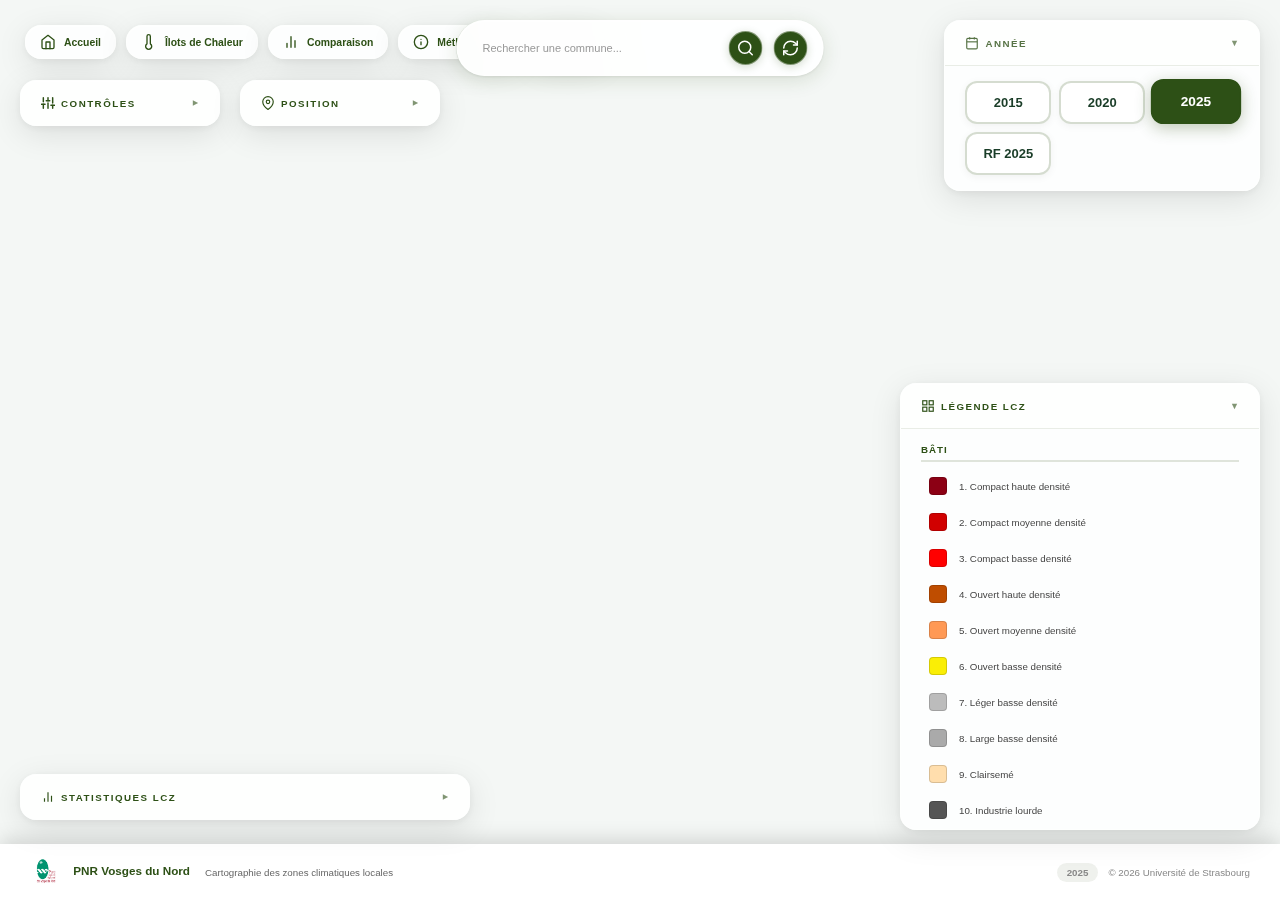
<file: map.html>
<!DOCTYPE html>
<html lang="fr" class="map-page">
<head>
    <meta charset="UTF-8">
    <meta name="viewport" content="width=device-width, initial-scale=1.0">
    <title>Cartographie LCZ - PNR Vosges du Nord</title>    <link rel="icon" type="image/png" href="Image/favicon.png">    
    <link href="https://fonts.googleapis.com/css2?family=Montserrat:wght@400;600;800&family=Open+Sans:wght@400;600&display=swap" rel="stylesheet">
    <link rel="stylesheet" href="https://unpkg.com/leaflet@1.9.4/dist/leaflet.css" />
    <link rel="stylesheet" href="style.css">
</head>
<body class="map-page">

    <nav class="floating-nav">
        <a href="index.html" class="home-btn">
            <svg class="icon" width="20" height="20" viewBox="0 0 24 24" fill="none" stroke="currentColor" stroke-width="2" stroke-linecap="round" stroke-linejoin="round">
                <path d="M3 9l9-7 9 7v11a2 2 0 0 1-2 2H5a2 2 0 0 1-2-2z"/>
                <polyline points="9 22 9 12 15 12 15 22"/>
            </svg>
            Accueil
        </a>
        <a href="icu.html" class="info-btn">
            <svg xmlns="http://www.w3.org/2000/svg" width="18" height="18" viewBox="0 0 24 24" fill="none" stroke="currentColor" stroke-width="2" stroke-linecap="round" stroke-linejoin="round">
                <path d="M14 14.76V3.5a2.5 2.5 0 0 0-5 0v11.26a4.5 4.5 0 1 0 5 0z"/>
            </svg>
            Îlots de Chaleur
        </a>        <a href="compare.html" class="info-btn">
            <svg xmlns="http://www.w3.org/2000/svg" width="18" height="18" viewBox="0 0 24 24" fill="none" stroke="currentColor" stroke-width="2" stroke-linecap="round" stroke-linejoin="round">
                <path d="M18 20V10M12 20V4M6 20v-6"/>
            </svg>
            Comparaison
        </a>
        <button class="info-btn" onclick="openMethodologyModal()" aria-label="Méthodologie">
            <svg xmlns="http://www.w3.org/2000/svg" width="18" height="18" viewBox="0 0 24 24" fill="none" stroke="currentColor" stroke-width="2" stroke-linecap="round" stroke-linejoin="round">
                <circle cx="12" cy="12" r="10"></circle>
                <line x1="12" y1="16" x2="12" y2="12"></line>
                <line x1="12" y1="8" x2="12.01" y2="8"></line>
            </svg>
            Méthodologie
        </button>
        <button id="helpBtn" class="info-btn" title="Aide et tutoriel">
            <svg xmlns="http://www.w3.org/2000/svg" width="18" height="18" viewBox="0 0 24 24" fill="none" stroke="currentColor" stroke-width="2" stroke-linecap="round" stroke-linejoin="round">
                <circle cx="12" cy="12" r="10"></circle>
                <path d="M9.09 9a3 3 0 0 1 5.83 1c0 2-3 3-3 3"></path>
                <line x1="12" y1="17" x2="12.01" y2="17"></line>
            </svg>
            Aide
        </button>
    </nav>

    <!-- Tutoriel interactif -->
    <div id="tutorialOverlay" class="tutorial-overlay hidden">
        <div class="tutorial-modal">
            <button id="closeTutorial" class="tutorial-close" title="Fermer">
                <svg xmlns="http://www.w3.org/2000/svg" width="24" height="24" viewBox="0 0 24 24" fill="none" stroke="currentColor" stroke-width="2" stroke-linecap="round" stroke-linejoin="round">
                    <line x1="18" y1="6" x2="6" y2="18"></line>
                    <line x1="6" y1="6" x2="18" y2="18"></line>
                </svg>
            </button>
            
            <div class="tutorial-content">
                <!-- Étape 1: Bienvenue -->
                <div class="tutorial-step active" data-step="1">
                    <div class="tutorial-icon">
                        <svg xmlns="http://www.w3.org/2000/svg" width="64" height="64" viewBox="0 0 24 24" fill="none" stroke="currentColor" stroke-width="2" stroke-linecap="round" stroke-linejoin="round">
                            <path d="M12 2L2 7l10 5 10-5-10-5z"></path>
                            <path d="M2 17l10 5 10-5M2 12l10 5 10-5"></path>
                        </svg>
                    </div>
                    <h2>Bienvenue sur la Cartographie LCZ</h2>
                    <p>Ce tutoriel vous guidera à travers les principales fonctionnalités de visualisation des Zones Climatiques Locales (LCZ) du Parc Naturel Régional des Vosges du Nord.</p>
                    <p class="tutorial-highlight">Les LCZ permettent de comprendre la structure thermique et urbaine du territoire.</p>
                </div>
                
                <!-- Étape 2: Sélection année -->
                <div class="tutorial-step" data-step="2">
                    <div class="tutorial-icon">
                        <svg xmlns="http://www.w3.org/2000/svg" width="64" height="64" viewBox="0 0 24 24" fill="none" stroke="currentColor" stroke-width="2" stroke-linecap="round" stroke-linejoin="round">
                            <rect x="3" y="4" width="18" height="18" rx="2" ry="2"></rect>
                            <line x1="16" y1="2" x2="16" y2="6"></line>
                            <line x1="8" y1="2" x2="8" y2="6"></line>
                            <line x1="3" y1="10" x2="21" y2="10"></line>
                        </svg>
                    </div>
                    <h2>Sélectionnez une année</h2>
                    <p>Utilisez le <strong>widget en haut à droite</strong> pour choisir l'année de données LCZ à visualiser :</p>
                    <ul class="tutorial-list">
                        <li><strong>2015, 2020, 2025</strong> - Données GeoClimate</li>
                        <li><strong>RF 2025</strong> - Prédiction par Random Forest</li>
                    </ul>
                    <p>Les données se chargent automatiquement après sélection.</p>
                </div>
                
                <!-- Étape 3: Recherche commune -->
                <div class="tutorial-step" data-step="3">
                    <div class="tutorial-icon">
                        <svg xmlns="http://www.w3.org/2000/svg" width="64" height="64" viewBox="0 0 24 24" fill="none" stroke="currentColor" stroke-width="2" stroke-linecap="round" stroke-linejoin="round">
                            <circle cx="11" cy="11" r="8"></circle>
                            <path d="m21 21-4.35-4.35"></path>
                        </svg>
                    </div>
                    <h2>Recherchez une commune</h2>
                    <p>Utilisez la <strong>barre de recherche en haut</strong> pour localiser rapidement une commune :</p>
                    <ul class="tutorial-list">
                        <li>Tapez le nom ou le code INSEE</li>
                        <li>Sélectionnez dans la liste déroulante</li>
                        <li>La carte zoome automatiquement</li>
                        <li>Cliquez sur <strong>Réinitialiser</strong> pour revenir à la vue globale</li>
                    </ul>
                </div>
                
                <!-- Étape 4: Légende -->
                <div class="tutorial-step" data-step="4">
                    <div class="tutorial-icon">
                        <svg xmlns="http://www.w3.org/2000/svg" width="64" height="64" viewBox="0 0 24 24" fill="none" stroke="currentColor" stroke-width="2" stroke-linecap="round" stroke-linejoin="round">
                            <rect x="3" y="3" width="18" height="18" rx="2" ry="2"></rect>
                            <line x1="9" y1="3" x2="9" y2="21"></line>
                        </svg>
                    </div>
                    <h2>Consultez la légende</h2>
                    <p>La <strong>légende en bas à droite</strong> explique les couleurs des zones :</p>
                    <ul class="tutorial-list">
                        <li><strong>Types bâtis (1-10)</strong> - Zones urbaines et construites</li>
                        <li><strong>Types naturels (101-107)</strong> - Végétation, eau, sol nu</li>
                    </ul>
                    <p>Cliquez sur la légende pour l'ouvrir/fermer.</p>
                </div>
                
                <!-- Étape 5: Statistiques -->
                <div class="tutorial-step" data-step="5">
                    <div class="tutorial-icon">
                        <svg xmlns="http://www.w3.org/2000/svg" width="64" height="64" viewBox="0 0 24 24" fill="none" stroke="currentColor" stroke-width="2" stroke-linecap="round" stroke-linejoin="round">
                            <line x1="18" y1="20" x2="18" y2="10"></line>
                            <line x1="12" y1="20" x2="12" y2="4"></line>
                            <line x1="6" y1="20" x2="6" y2="14"></line>
                        </svg>
                    </div>
                    <h2>Analysez les statistiques</h2>
                    <p>Le <strong>widget de statistiques en bas à gauche</strong> affiche :</p>
                    <ul class="tutorial-list">
                        <li><strong>Surface classée</strong> des zones LCZ (varie selon la couverture)</li>
                        <li><strong>Nombre de types</strong> présents</li>
                        <li><strong>Graphique</strong> de répartition par type</li>
                        <li><strong>Tableau détaillé</strong> avec surfaces et pourcentages</li>
                    </ul>
                    <p>Les statistiques se mettent à jour automatiquement lors du changement d'année ou de source.</p>
                </div>
                
                <!-- Étape 6: Navigation -->
                <div class="tutorial-step" data-step="6">
                    <div class="tutorial-icon">
                        <svg xmlns="http://www.w3.org/2000/svg" width="64" height="64" viewBox="0 0 24 24" fill="none" stroke="currentColor" stroke-width="2" stroke-linecap="round" stroke-linejoin="round">
                            <polygon points="3 11 22 2 13 21 11 13 3 11"></polygon>
                        </svg>
                    </div>
                    <h2>Explorez l'application</h2>
                    <p>Découvrez les autres sections via le <strong>menu en haut</strong> :</p>
                    <ul class="tutorial-list">
                        <li><strong>Îlots de Chaleur</strong> - Visualisation des îlots de chaleur urbains</li>
                        <li><strong>Comparaison</strong> - Comparez deux années côte à côte</li>
                        <li><strong>Méthodologie</strong> - En savoir plus sur les données</li>
                    </ul>
                    <p class="tutorial-highlight">Bonne exploration des Zones climatiques locales !</p>
                </div>
            </div>
            
            <div class="tutorial-footer">
                <div class="tutorial-progress">
                    <span class="progress-dot active" data-step="1"></span>
                    <span class="progress-dot" data-step="2"></span>
                    <span class="progress-dot" data-step="3"></span>
                    <span class="progress-dot" data-step="4"></span>
                    <span class="progress-dot" data-step="5"></span>
                    <span class="progress-dot" data-step="6"></span>
                </div>
                <div class="tutorial-buttons">
                    <button id="prevStep" class="tutorial-btn secondary" disabled>Précédent</button>
                    <label class="tutorial-checkbox">
                        <input type="checkbox" id="dontShowAgain">
                        <span>Ne plus afficher</span>
                    </label>
                    <button id="nextStep" class="tutorial-btn primary">Suivant</button>
                </div>
            </div>
        </div>
    </div>

    <div id="mapid"></div>

    <!-- Barre de recherche flottante -->
    <div class="search-widget">
        <div class="search-wrapper">
            <input type="text" id="searchInput" placeholder="Rechercher une commune..." aria-label="Rechercher une commune" autocomplete="off">
            <div id="suggestionsList" class="suggestions-list"></div>
        </div>
        <button id="searchBtn" aria-label="Lancer la recherche">
            <svg xmlns="http://www.w3.org/2000/svg" width="18" height="18" viewBox="0 0 24 24" fill="none" stroke="currentColor" stroke-width="2" stroke-linecap="round" stroke-linejoin="round">
                <circle cx="11" cy="11" r="8"></circle>
                <path d="m21 21-4.35-4.35"></path>
            </svg>
        </button>
        <button id="resetBtn" aria-label="Réinitialiser la sélection" title="Réinitialiser" style="margin-left: 5px;">
            <svg xmlns="http://www.w3.org/2000/svg" width="18" height="18" viewBox="0 0 24 24" fill="none" stroke="currentColor" stroke-width="2" stroke-linecap="round" stroke-linejoin="round">
                <path d="M3 12a9 9 0 0 1 9-9 9.75 9.75 0 0 1 6.74 2.74L21 8"></path>
                <path d="M21 3v5h-5"></path>
                <path d="M21 12a9 9 0 0 1-9 9 9.75 9.75 0 0 1-6.74-2.74L3 16"></path>
                <path d="M3 21v-5h5"></path>
            </svg>
        </button>
    </div>

    <div id="loader" class="loader-overlay hidden">
        <div class="spinner"></div>
        <p>Chargement des données LCZ...</p>
    </div>

    <div class="map-widget year-selector">
        <div class="widget-header" onclick="toggleWidget('yearWidget')">
            <h3>
                <svg width="14" height="14" viewBox="0 0 24 24" fill="none" stroke="currentColor" stroke-width="2">
                    <rect x="3" y="4" width="18" height="18" rx="2" ry="2"/>
                    <line x1="16" y1="2" x2="16" y2="6"/>
                    <line x1="8" y1="2" x2="8" y2="6"/>
                    <line x1="3" y1="10" x2="21" y2="10"/>
                </svg>
                Année
            </h3>
            <span class="widget-toggle-icon" id="yearToggle">▼</span>
        </div>
        <div class="widget-content" id="yearWidget">
            <div class="radio-group">
                <label class="radio-option">

                    <input type="radio" name="year" value="2015" onchange="updateMap('2015', 'geoclimate')">
                    <span>2015</span>
                </label>
                <label class="radio-option">
                    <input type="radio" name="year" value="2020" onchange="updateMap('2020', 'geoclimate')">
                    <span>2020</span>
                </label>
                <label class="radio-option">
                    <input type="radio" name="year" value="2025" checked onchange="updateMap('2025', 'geoclimate')">
                    <span>2025</span>
                </label>
                <label class="radio-option">
                    <input type="radio" name="year" value="2025RF" onchange="updateMap('2025', 'rf')">
                    <span>RF 2025</span>
                </label>
            </div>
        </div>
    </div>

    <div class="map-widget legend-box">
        <div class="widget-header" onclick="toggleWidget('legendWidget')">
            <h3>
                <svg width="14" height="14" viewBox="0 0 24 24" fill="none" stroke="currentColor" stroke-width="2">
                    <rect x="3" y="3" width="7" height="7"/>
                    <rect x="14" y="3" width="7" height="7"/>
                    <rect x="14" y="14" width="7" height="7"/>
                    <rect x="3" y="14" width="7" height="7"/>
                </svg>
                Légende LCZ
            </h3>
            <span class="widget-toggle-icon" id="legendToggle">▼</span>
        </div>
        <div class="widget-content" id="legendWidget">
            <h4>Bâti</h4>
            <div class="legend-item"><span class="color-dot" style="background:#8C0014;"></span> 1. Compact haute densité</div>
            <div class="legend-item"><span class="color-dot" style="background:#D10000;"></span> 2. Compact moyenne densité</div>
            <div class="legend-item"><span class="color-dot" style="background:#FF0000;"></span> 3. Compact basse densité</div>
            <div class="legend-item"><span class="color-dot" style="background:#BF4D00;"></span> 4. Ouvert haute densité</div>
            <div class="legend-item"><span class="color-dot" style="background:#FF9955;"></span> 5. Ouvert moyenne densité</div>
            <div class="legend-item"><span class="color-dot" style="background:#FAEE05;"></span> 6. Ouvert basse densité</div>
            <div class="legend-item"><span class="color-dot" style="background:#BCBCBC;"></span> 7. Léger basse densité</div>
            <div class="legend-item"><span class="color-dot" style="background:#AAAAAA;"></span> 8. Large basse densité</div>
            <div class="legend-item"><span class="color-dot" style="background:#FFDEAD;"></span> 9. Clairsemé</div>
            <div class="legend-item"><span class="color-dot" style="background:#555555;"></span> 10. Industrie lourde</div>

            <h4>Naturel</h4>
            <div class="legend-item"><span class="color-dot" style="background:#006A18;"></span> A. Arbres denses</div>
            <div class="legend-item"><span class="color-dot" style="background:#00AA00;"></span> B. Arbres dispersés</div>
            <div class="legend-item"><span class="color-dot" style="background:#648525;"></span> C. Buissons, arbustes</div>
            <div class="legend-item"><span class="color-dot" style="background:#B9DB79;"></span> D. Plantes basses</div>
            <div class="legend-item"><span class="color-dot" style="background:#000000;"></span> E. Roche nue / pavé</div>
            <div class="legend-item"><span class="color-dot" style="background:#FCE19A;"></span> F. Sol nu / sable</div>
            <div class="legend-item"><span class="color-dot" style="background:#656BFA;"></span> G. Eau</div>
        </div>
    </div>

    <!-- Widget Contrôles -->
    <div class="map-widget layer-controls collapsed">
        <div class="widget-header" onclick="toggleWidget('controlsWidget')">
            <h3>
                <svg width="14" height="14" viewBox="0 0 24 24" fill="none" stroke="currentColor" stroke-width="2.5" stroke-linecap="round" stroke-linejoin="round">
                    <line x1="4" y1="21" x2="4" y2="14"/>
                    <line x1="4" y1="10" x2="4" y2="3"/>
                    <line x1="12" y1="21" x2="12" y2="12"/>
                    <line x1="12" y1="8" x2="12" y2="3"/>
                    <line x1="20" y1="21" x2="20" y2="16"/>
                    <line x1="20" y1="12" x2="20" y2="3"/>
                    <line x1="1" y1="14" x2="7" y2="14"/>
                    <line x1="9" y1="8" x2="15" y2="8"/>
                    <line x1="17" y1="16" x2="23" y2="16"/>
                </svg>
                Contrôles
            </h3>
            <span class="widget-toggle-icon" id="controlsToggle">▼</span>
        </div>
        <div class="widget-content" id="controlsWidget">
            <div class="control-group">
                <label class="control-label">
                    Opacité
                    <span id="opacityValue">100%</span>
                </label>
                <input type="range" id="opacitySlider" min="0" max="100" value="100">
            </div>
            <div class="control-group">
                <label class="control-label">Fond de carte</label>
                <button id="basemapToggle">
                    <svg id="basemapIcon" width="16" height="16" viewBox="0 0 24 24" fill="none" stroke="currentColor" stroke-width="2">
                        <circle cx="12" cy="12" r="10"/>
                        <path d="M2 12h20M12 2a15.3 15.3 0 0 1 4 10 15.3 15.3 0 0 1-4 10 15.3 15.3 0 0 1-4-10 15.3 15.3 0 0 1 4-10z"/>
                    </svg>
                    <span id="basemapLabel">Satellite</span>
                </button>
            </div>
        </div>
    </div>

    <!-- Widget Coordonnées & Zoom -->
    <div class="map-widget coords-zoom-widget collapsed">
        <div class="widget-header" onclick="toggleWidget('coordsZoomWidget')">
            <h3>
                <svg width="14" height="14" viewBox="0 0 24 24" fill="none" stroke="currentColor" stroke-width="2">
                    <path d="M21 10c0 7-9 13-9 13s-9-6-9-13a9 9 0 0 1 18 0z"/>
                    <circle cx="12" cy="10" r="3"/>
                </svg>
                Position
            </h3>
            <span class="widget-toggle-icon" id="coordsZoomToggle">▼</span>
        </div>
        <div class="widget-content" id="coordsZoomWidget">
            <div class="coords-info-line">
                <span class="coords-label">Latitude:</span>
                <span class="coords-value" id="coordsLat">-</span>
            </div>
            <div class="coords-info-line">
                <span class="coords-label">Longitude:</span>
                <span class="coords-value" id="coordsLon">-</span>
            </div>
            <div class="scale-info-line">
                <span class="scale-label">Échelle:</span>
                <span class="scale-value" id="mapScale">-</span>
            </div>
        </div>
    </div>

    <footer class="map-footer">
        <div class="map-footer-left">
            <span class="map-footer-logo">
                <img src="Image/logo_pnr.webp" alt="Logo PNR" style="height: 32px; vertical-align: middle; margin-right: 8px;">
                PNR Vosges du Nord
            </span>
            <span class="map-footer-info">Cartographie des zones climatiques locales</span>
        </div>
        <div class="map-footer-right">
            <span class="map-metadata">
                <span id="currentYear">2025</span>
            </span>
            <span>© 2026 Université de Strasbourg</span>
        </div>
    </footer>

    <!-- Modal Description LCZ -->
    <div class="lcz-modal" id="lczModal" onclick="closeLczModal(event)">
        <div class="lcz-modal-content" onclick="event.stopPropagation()">
            <button class="lcz-modal-close" onclick="closeLczModal()" aria-label="Fermer">×</button>
            <div class="lcz-modal-header">
                <div class="lcz-modal-color" id="modalColor"></div>
                <div class="lcz-modal-title">
                    <h2 id="modalTitle">Titre LCZ</h2>
                    <div class="lcz-modal-code" id="modalCode">Code LCZ</div>
                </div>
            </div>
            <div class="lcz-modal-body" id="modalBody">
                <!-- Contenu dynamique -->
            </div>
        </div>
    </div>

    <!-- Modal Méthodologie -->
    <div id="methodologyModal" class="lcz-modal" onclick="closeMethodologyModal(event)">
        <div class="methodology-modal-content" onclick="event.stopPropagation()">
            <button class="lcz-modal-close" onclick="closeMethodologyModal()" aria-label="Fermer">×</button>
            <div class="methodology-header">
                <svg xmlns="http://www.w3.org/2000/svg" width="40" height="40" viewBox="0 0 24 24" fill="none" stroke="currentColor" stroke-width="1.5" stroke-linecap="round" stroke-linejoin="round" style="color: var(--accent-leaf);">
                    <polyline points="22 12 18 12 15 21 9 3 6 12 2 12"></polyline>
                </svg>
                <h2>Méthodologie de génération des LCZ</h2>
            </div>
            <div class="methodology-body">
                <div class="method-section">
                    <h3>
                        <svg xmlns="http://www.w3.org/2000/svg" width="20" height="20" viewBox="0 0 24 24" fill="none" stroke="currentColor" stroke-width="2" stroke-linecap="round" stroke-linejoin="round">
                            <rect x="3" y="3" width="18" height="18" rx="2" ry="2"></rect>
                            <circle cx="8.5" cy="8.5" r="1.5"></circle>
                            <polyline points="21 15 16 10 5 21"></polyline>
                        </svg>
                        LCZ 2015, 2020 - GeoClimate
                    </h3>
                    <p>Les couches (2015, 2020) ont été générées à l'aide de <strong>GeoClimate</strong>, une chaîne de traitement open-source développée par le CNRS.</p>
                    <ul>
                        <li><strong>Données en entrée :</strong> Base de données topographiques IGN (BD TOPO), OpenStreetMap</li>
                        <li><strong>Méthode :</strong> Analyse morphologique du bâti et de l'occupation du sol</li>
                        <li><strong>Indicateurs calculés :</strong> Fraction bâtie, hauteur moyenne, espacement, rugosité, perméabilité</li>
                        <li><strong>Classification :</strong> Algorithme de décision basé sur les seuils définis par Stewart & Oke (2012)</li>
                    </ul>
                </div>

                <div class="method-section highlight">
                    <h3>
                        <svg xmlns="http://www.w3.org/2000/svg" width="20" height="20" viewBox="0 0 24 24" fill="none" stroke="currentColor" stroke-width="2" stroke-linecap="round" stroke-linejoin="round">
                            <circle cx="12" cy="12" r="10"></circle>
                            <circle cx="12" cy="12" r="4"></circle>
                            <line x1="4.93" y1="4.93" x2="9.17" y2="9.17"></line>
                            <line x1="14.83" y1="14.83" x2="19.07" y2="19.07"></line>
                            <line x1="14.83" y1="9.17" x2="19.07" y2="4.93"></line>
                            <line x1="14.83" y1="9.17" x2="18.36" y2="5.64"></line>
                            <line x1="4.93" y1="19.07" x2="9.17" y2="14.83"></line>
                        </svg>
                        LCZ 2025 - Machine Learning (Random Forest)
                    </h3>
                    <p>La couche 2025 utilise une approche innovante par <strong>apprentissage automatique</strong> (Random Forest) sur un carroyage de 100m.</p>
                    <ul>
                        <li><strong>Données en entrée :</strong> Lidar HD (IGN), Orthophotographie IRC (infrarouge couleur), OCS GE (Occupation du sol à grande échelle)</li>
                        <li><strong>Variables calculées :</strong> 15 variables dérivées des données sources (hauteur, densité, occupation, indices spectraux)</li>
                        <li><strong>Entraînement :</strong> Modèle Random Forest entraîné sur un set de validation</li>
                        <li><strong>Prédiction :</strong> Classification sur carroyage régulier de 100m × 100m</li>
                        <li><strong>Avantage :</strong> Résolution homogène et actualisation rapide avec données de télédétection haute résolution</li>
                    </ul>
                </div>

                <div class="method-section">
                    <h3>
                        <svg xmlns="http://www.w3.org/2000/svg" width="20" height="20" viewBox="0 0 24 24" fill="none" stroke="currentColor" stroke-width="2" stroke-linecap="round" stroke-linejoin="round">
                            <path d="M14 2H6a2 2 0 0 0-2 2v16a2 2 0 0 0 2 2h12a2 2 0 0 0 2-2V8z"></path>
                            <polyline points="14 2 14 8 20 8"></polyline>
                            <line x1="16" y1="13" x2="8" y2="13"></line>
                            <line x1="16" y1="17" x2="8" y2="17"></line>
                            <polyline points="10 9 9 9 8 9"></polyline>
                        </svg>
                        Référence scientifique
                    </h3>
                    <p><strong>Stewart, I. D., & Oke, T. R. (2012).</strong> Local Climate Zones for Urban Temperature Studies. <em>Bulletin of the American Meteorological Society</em>, 93(12), 1879-1900.</p>
                    <p style="margin-top: 15px;"><strong>Équipe projet :</strong> Master 2 OTG - Université de Strasbourg (2025-2026)<br>
                    <small style="color: #888;">Morgane Carmier, Clément Friess, Quentin Ledermann, Ella THILL</small></p>
                </div>
            </div>
        </div>
    </div>

    <!-- Widget Statistiques -->
    <div class="map-widget stats-widget collapsed">
        <div class="widget-header" onclick="toggleWidget('statsWidget')">
            <h3>
                <svg width="14" height="14" viewBox="0 0 24 24" fill="none" stroke="currentColor" stroke-width="2">
                    <line x1="18" y1="20" x2="18" y2="10"/>
                    <line x1="12" y1="20" x2="12" y2="4"/>
                    <line x1="6" y1="20" x2="6" y2="14"/>
                </svg>
                Statistiques LCZ
            </h3>
            <span class="widget-toggle-icon" id="statsToggle">▼</span>
        </div>
        <div class="widget-content" id="statsWidget">
            <div id="statsLoading" class="stats-loading">
                <div class="spinner-small"></div>
                <p>Calcul en cours...</p>
            </div>
            <div id="statsContent" class="stats-content" style="display: none;">
                <div class="stats-context" id="statsContext">
                    <span class="stats-context-label">Zone analysée :</span>
                    <span class="stats-context-value" id="statsContextValue">Parc Naturel Régional</span>
                </div>
                <div class="stats-summary"><div class="stat-item">
                        <span class="stat-label">Surface classée</span>
                        <span class="stat-value" id="totalArea">-</span>
                        <span class="stat-note">Couverture variable selon l'année</span>
                    </div>
                    <div class="stat-item">
                        <span class="stat-label">Nombre de types</span>
                        <span class="stat-value" id="typesCount">-</span>
                    </div>
                </div>
                <div class="chart-container">
                    <canvas id="lczChart"></canvas>
                </div>
                <div class="stats-table-container">
                    <table class="stats-table" id="statsTable">
                        <thead>
                            <tr>
                                <th>Type LCZ</th>
                                <th>Surface (ha)</th>
                                <th>%</th>
                            </tr>
                        </thead>
                        <tbody id="statsTableBody">
                        </tbody>
                    </table>
                </div>
            </div>
        </div>
    </div>

    <script src="https://unpkg.com/leaflet@1.9.4/dist/leaflet.js"></script>
    <script src="https://unpkg.com/leaflet.vectorgrid@latest/dist/Leaflet.VectorGrid.bundled.js"></script>
    <script src="https://cdn.jsdelivr.net/npm/@turf/turf@7.0.0/turf.min.js"></script>
    <script src="https://cdn.jsdelivr.net/npm/chart.js@4.4.0/dist/chart.umd.min.js"></script>
    <script src="https://cdnjs.cloudflare.com/ajax/libs/pako/2.1.0/pako.min.js"></script>
    <script src="cache-manager.js"></script>
    <script src="geojson-loader.js"></script>
    <script src="preloader.js"></script>
    <script src="common.js"></script>
    <script src="stats_utils.js"></script>
    <script src="script_map.js"></script>
    
    <!-- Service Worker -->
    <script>
        if ('serviceWorker' in navigator) {
            navigator.serviceWorker.register('./service-worker.js')
                .then(() => console.log('✓ Service Worker registered'))
                .catch(err => console.warn('Service Worker registration failed:', err));
        }
    </script>
</body>
</file>
<file: style.css>
/* =========================================
   1. VARIABLES & RESET
   ========================================= */
:root {
  /* Palette de couleurs */
  --bg-dark: #0f2818;
  --bg-light: #f4f7f5;
  --primary: #2d5016;
  --secondary: #4a8f3d;
  --accent-leaf: #7cb342;
  --text-main: #f5f1e8;
  --text-dark: #1a3d28;
}

* {
  box-sizing: border-box;
}

html,
body {
  margin: 0;
  padding: 0;
  font-family: "Open Sans", sans-serif;
  scroll-behavior: smooth;
  width: 100%;
  overflow-x: hidden;
}

h1,
h2,
h3,
h4 {
  font-family: "Montserrat", sans-serif;
}

/* Barre de progression du scroll */
.scroll-progress {
  position: fixed;
  top: 0;
  left: 0;
  width: 0;
  height: 4px;
  background: linear-gradient(90deg, var(--accent-leaf), var(--secondary));
  z-index: 9999;
  transition: width 0.1s ease-out;
  box-shadow: 0 0 10px var(--accent-leaf);
}

/* =========================================
   BARRE DE RECHERCHE FLOTTANTE
   ========================================= */
.search-widget {
  position: absolute;
  top: 20px;
  left: 50%;
  transform: translateX(-50%);
  z-index: 1001;
  display: flex;
  align-items: center;
  gap: 8px;
  background: rgba(255, 255, 255, 0.92);
  backdrop-filter: blur(25px) saturate(180%);
  padding: 12px 18px;
  border-radius: 50px;
  box-shadow:
    0 4px 20px rgba(45, 80, 22, 0.15),
    0 1px 3px rgba(0, 0, 0, 0.08),
    inset 0 1px 1px rgba(255, 255, 255, 0.8);
  border: 1.5px solid rgba(255, 255, 255, 0.6);
  transition: all 0.4s cubic-bezier(0.34, 1.56, 0.64, 1);
}

/* Wrapper pour la recherche et suggestions */
.search-wrapper {
  position: relative;
  display: flex;
  align-items: center;
  flex: 1;
}

.search-widget:hover {
  transform: translateX(-50%) translateY(-2px);
  box-shadow:
    0 8px 28px rgba(45, 80, 22, 0.25),
    0 2px 8px rgba(0, 0, 0, 0.1),
    inset 0 1px 1px rgba(255, 255, 255, 0.9);
  border-color: rgba(124, 179, 66, 0.4);
}

.search-widget:focus-within {
  box-shadow:
    0 8px 32px rgba(124, 179, 66, 0.3),
    0 2px 8px rgba(0, 0, 0, 0.1),
    inset 0 1px 1px rgba(255, 255, 255, 0.9);
  border-color: rgba(124, 179, 66, 0.6);
}

.search-widget input {
  border: none;
  outline: none;
  background: transparent;
  font-family: "Open Sans", sans-serif;
  font-size: 0.9rem;
  color: var(--text-dark);
  width: 350px;
  padding: 5px 10px;
}

.search-widget input::placeholder {
  color: #999;
}

.search-widget button {
  background: var(--primary);
  border: 1.5px solid rgba(255, 255, 255, 0.4);
  width: 38px;
  height: 38px;
  border-radius: 50%;
  display: flex;
  align-items: center;
  justify-content: center;
  cursor: pointer;
  transition: all 0.3s cubic-bezier(0.34, 1.56, 0.64, 1);
  color: white;
  font-weight: 600;
  box-shadow: 0 2px 8px rgba(45, 80, 22, 0.2);
}

.search-widget button:hover {
  transform: scale(1.08);
  box-shadow: 0 4px 16px rgba(124, 179, 66, 0.4);
  background: var(--accent-leaf);
}

.search-widget button:active {
  transform: scale(0.95);
}

/* Liste de suggestions personnalisée */
.suggestions-list {
  position: absolute;
  top: 100%;
  left: 0;
  right: 0;
  margin-top: 10px;
  background: rgba(255, 255, 255, 0.95);
  backdrop-filter: blur(25px) saturate(180%);
  border: 1.5px solid rgba(255, 255, 255, 0.6);
  border-radius: 16px;
  box-shadow:
    0 8px 32px rgba(45, 80, 22, 0.2),
    0 2px 8px rgba(0, 0, 0, 0.1),
    inset 0 1px 1px rgba(255, 255, 255, 0.8);
  max-height: 300px;
  overflow-y: auto;
  z-index: 1002;
  display: none;
}

.suggestions-list.active {
  display: block;
}

.suggestion-item {
  padding: 12px 16px;
  cursor: pointer;
  font-family: "Open Sans", sans-serif;
  font-size: 0.9rem;
  color: var(--text-dark);
  border-bottom: 1px solid rgba(0, 0, 0, 0.05);
  transition: all 0.2s ease;
  display: flex;
  justify-content: space-between;
  align-items: center;
}

.suggestion-item:last-child {
  border-bottom: none;
}

.suggestion-item:hover {
  background: rgba(124, 179, 66, 0.12);
  backdrop-filter: blur(10px);
  padding-left: 20px;
  border-radius: 8px;
  margin: 0 4px;
}

.suggestion-item .suggestion-name {
  font-weight: 600;
  color: var(--text-dark);
}

.suggestion-item .suggestion-meta {
  font-size: 0.8rem;
  color: #666;
  font-weight: 500;
  background: rgba(124, 179, 66, 0.1);
  padding: 2px 8px;
  border-radius: 4px;
}

.suggestion-item:hover .suggestion-name {
  color: var(--accent-leaf);
}

.suggestion-item.no-result {
  color: #999;
  font-style: italic;
  cursor: default;
}

.suggestion-item.no-result:hover {
  background: transparent;
  padding-left: 16px;
}

/* Scrollbar pour les suggestions */
.suggestions-list::-webkit-scrollbar {
  width: 6px;
}

.suggestions-list::-webkit-scrollbar-track {
  background: rgba(124, 179, 66, 0.08);
  border-radius: 10px;
}

.suggestions-list::-webkit-scrollbar-thumb {
  background: var(--accent-leaf);
  border-radius: 10px;
}

.suggestions-list::-webkit-scrollbar-thumb:hover {
  background: var(--secondary);
}

/* Custom Scrollbar */
::-webkit-scrollbar {
  width: 10px;
}

::-webkit-scrollbar-track {
  background: rgba(0, 0, 0, 0.05);
}

::-webkit-scrollbar-thumb {
  background: rgba(45, 80, 22, 0.3);
  border-radius: 5px;
  border: 2px solid transparent;
  background-clip: padding-box;
}

::-webkit-scrollbar-thumb:hover {
  background: rgba(45, 80, 22, 0.5);
  background-clip: padding-box;
}

/* Scrollbar pour les modals (plus discrète et à l'intérieur) */
.methodology-modal-content::-webkit-scrollbar,
.lcz-modal-content::-webkit-scrollbar {
  width: 8px;
}

.methodology-modal-content::-webkit-scrollbar-track,
.lcz-modal-content::-webkit-scrollbar-track {
  background: rgba(0, 0, 0, 0.05);
  border-radius: 4px;
}

.methodology-modal-content::-webkit-scrollbar-thumb,
.lcz-modal-content::-webkit-scrollbar-thumb {
  background: rgba(45, 80, 22, 0.3);
  border-radius: 4px;
}

.methodology-modal-content::-webkit-scrollbar-thumb:hover,
.lcz-modal-content::-webkit-scrollbar-thumb:hover {
  background: rgba(45, 80, 22, 0.5);
}

/* =========================================
   2. LANDING PAGE (ACCUEIL)
   ========================================= */

/* Navbar (Landing) */
.navbar {
  position: absolute;
  top: 0;
  left: 0;
  width: 100%;
  padding: 20px 40px;
  z-index: 10;
}

.navbar .logo {
  color: white;
  font-weight: 800;
  font-family: "Montserrat", sans-serif;
  letter-spacing: 1px;
  text-shadow:
    0 2px 8px rgba(0, 0, 0, 0.6),
    0 1px 4px rgba(0, 0, 0, 0.4);
  animation: fadeInDown 0.8s cubic-bezier(0.4, 0, 0.2, 1);
}

@keyframes fadeInDown {
  from {
    opacity: 0;
    transform: translate3d(0, -20px, 0);
  }
  to {
    opacity: 1;
    transform: translate3d(0, 0, 0);
  }
}

/* Hero Section */
.hero-section {
  min-height: 100vh;
  width: 100%;
  position: relative;
  display: grid;
  grid-template-columns: 1fr 1fr;
  align-items: center;
  gap: 60px;
  padding: 80px 60px;
  background: url("pictures/background.webp") center/cover no-repeat;
  color: var(--text-main);
  overflow: hidden;
}

/* Logo PNR en haut à droite */
.hero-section .hero-logo {
  position: absolute;
  top: 30px;
  right: 60px;
  width: 80px;
  height: auto;
  z-index: 10;
  opacity: 0.9;
  transition: opacity 0.3s ease;
  border-radius: 12px;
}

.hero-section .hero-logo:hover {
  opacity: 1;
}

.hero-section::before {
  content: "";
  position: absolute;
  top: 0;
  left: 0;
  width: 100%;
  height: 100%;
  background: linear-gradient(
    to right,
    rgba(15, 40, 24, 0.85) 0%,
    rgba(26, 61, 40, 0.8) 50%,
    rgba(15, 40, 24, 0.85) 100%
  );
  z-index: 1;
  pointer-events: none;
}

/* Overlay avec effet dégradé */
.hero-section::after {
  content: "";
  position: absolute;
  top: 0;
  left: 0;
  right: 0;
  bottom: 0;
  background: radial-gradient(
    ellipse at 30% 50%,
    rgba(124, 179, 66, 0.08),
    transparent 60%
  );
  z-index: 1;
  pointer-events: none;
}

.hero-content {
  position: relative;
  z-index: 10;
  padding: 40px 0;
  max-width: 650px;
  text-align: left;
  animation: fadeInLeft 0.8s cubic-bezier(0.4, 0, 0.2, 1) 0.2s backwards;
}

@keyframes fadeInUp {
  from {
    opacity: 0;
    transform: translate3d(0, 30px, 0);
  }
  to {
    opacity: 1;
    transform: translate3d(0, 0, 0);
  }
}

@keyframes fadeInLeft {
  from {
    opacity: 0;
    transform: translate3d(-40px, 0, 0);
  }
  to {
    opacity: 1;
    transform: translate3d(0, 0, 0);
  }
}

.hero-title {
  font-size: 4rem;
  line-height: 1.15;
  margin: 0 0 30px 0;
  font-weight: 800;
  background: linear-gradient(135deg, #f5f1e8 0%, #7cb342 100%);
  -webkit-background-clip: text;
  -webkit-text-fill-color: transparent;
  background-clip: text;
  position: relative;
}

.hero-title::before {
  content: "";
  position: absolute;
  left: 0;
  bottom: -10px;
  width: 80px;
  height: 5px;
  background: var(--accent-leaf);
  border-radius: 3px;
}

.hero-desc {
  font-size: 1.25rem;
  opacity: 0.9;
  margin-bottom: 50px;
  font-weight: 300;
  line-height: 1.7;
  color: #e0ddd5;
}

.subtitle {
  display: inline-block;
  color: var(--accent-leaf);
  text-transform: uppercase;
  letter-spacing: 4px;
  font-size: 0.85rem;
  font-weight: 600;
  margin-bottom: 20px;
  padding: 8px 20px;
  background: rgba(124, 179, 66, 0.1);
  border-left: 3px solid var(--accent-leaf);
  border-radius: 2px;
}

.scroll-btn {
  display: inline-flex;
  align-items: center;
  gap: 12px;
  padding: 16px 40px;
  background: var(--accent-leaf);
  color: #fff;
  text-decoration: none;
  font-weight: 600;
  font-size: 1rem;
  letter-spacing: 0.5px;
  border-radius: 50px;
  border: none;
  transition: all 0.3s cubic-bezier(0.4, 0, 0.2, 1);
  box-shadow: 0 4px 20px rgba(124, 179, 66, 0.3);
  position: relative;
  overflow: hidden;
}

.scroll-btn::before {
  content: "";
  position: absolute;
  top: 0;
  left: -100%;
  width: 100%;
  height: 100%;
  background: linear-gradient(
    90deg,
    transparent,
    rgba(255, 255, 255, 0.2),
    transparent
  );
  transition: left 0.5s;
}

.scroll-btn:hover::before {
  left: 100%;
}

.scroll-btn:hover,
.scroll-btn:focus {
  transform: translateY(-3px) scale(1.02);
  box-shadow: 0 8px 30px rgba(124, 179, 66, 0.4);
  background: #8bc653;
}

.scroll-btn:active {
  transform: translateY(-1px) scale(1);
  box-shadow: 0 2px 8px rgba(45, 80, 22, 0.3);
}

/* Sections de Contenu */
.content-section {
  padding: 80px 20px;
}
.light-bg {
  background-color: var(--bg-light);
  color: var(--text-dark);
}
.dark-bg {
  background-color: var(--bg-dark);
  color: var(--text-main);
}

.container {
  max-width: 1200px;
  margin: 0 auto;
  padding: 0 20px;
}

.split-layout {
  display: flex;
  align-items: center;
  gap: 60px;
}
.split-layout.reverse {
  flex-direction: row-reverse;
}

.text-block {
  flex: 1;
}
.text-block h2 {
  font-size: 2.5rem;
  margin-bottom: 20px;
  background: linear-gradient(135deg, var(--primary), var(--accent-leaf));
  -webkit-background-clip: text;
  -webkit-text-fill-color: transparent;
  background-clip: text;
}

/* H2 sur fond sombre - meilleure lisibilité */
.dark-bg .text-block h2 {
  background: linear-gradient(135deg, #a8d78f, var(--accent-leaf));
  -webkit-background-clip: text;
  -webkit-text-fill-color: transparent;
  background-clip: text;
}

.text-block p {
  font-size: 1.05rem;
  line-height: 1.8;
  margin-bottom: 20px;
  text-align: justify;
}

.divider {
  width: 60px;
  height: 4px;
  background: var(--accent-leaf);
  margin-bottom: 25px;
}

.divider.centered {
  margin-left: auto;
  margin-right: auto;
}

.centered-content {
  text-align: center;
}

.centered-content h2 {
  font-size: 2.5rem;
  margin-bottom: 20px;
}

/* Section Objectifs */
.accent-bg {
  background: linear-gradient(135deg, #f4f7f5 0%, #e8f5e9 50%, #f4f7f5 100%);
  color: var(--text-dark);
}

.objectives-grid {
  display: grid;
  grid-template-columns: repeat(auto-fit, minmax(260px, 1fr));
  gap: 30px;
  margin-top: 50px;
}

.objective-card {
  background: white;
  padding: 35px 25px;
  border-radius: 16px;
  box-shadow: 0 4px 20px rgba(0, 0, 0, 0.08);
  border: 2px solid rgba(45, 80, 22, 0.1);
  transition: all 0.3s ease;
  text-align: center;
}

.objective-card:hover {
  transform: translateY(-8px);
  box-shadow: 0 12px 40px rgba(45, 80, 22, 0.15);
  border-color: var(--accent-leaf);
}

.objective-icon {
  width: 70px;
  height: 70px;
  margin: 0 auto 20px;
  background: linear-gradient(135deg, var(--primary), var(--secondary));
  border-radius: 50%;
  display: flex;
  align-items: center;
  justify-content: center;
  color: white;
}

.objective-card h3 {
  font-size: 1.3rem;
  margin-bottom: 15px;
  color: var(--primary);
}

.objective-card p {
  font-size: 1rem;
  line-height: 1.7;
  color: #555;
}

.image-block {
  flex: 1;
  height: 400px;
  background-color: #ddd;
  border-radius: 12px;
  overflow: hidden;
  position: relative;
  box-shadow: 0 4px 12px rgba(0, 0, 0, 0.1);
  transition: all 0.2s ease;
}

.image-block:hover {
  box-shadow: 0 8px 24px rgba(0, 0, 0, 0.15);
}

.image-block img {
  width: 100%;
  height: 100%;
  object-fit: cover;
  object-position: center;
}

/* Images placeholders */
.pnr-img {
  background:
    linear-gradient(135deg, rgba(45, 80, 22, 0.1), rgba(124, 179, 66, 0.1)),
    url("https://images.unsplash.com/photo-1542273917363-3b1817f69a2d?q=80&w=2074&auto=format&fit=crop")
      center/cover;
}

/* Navigation Grid */
.navigation-section {
  padding: 100px 20px;
  background: linear-gradient(to bottom, #1a3d28, #0f2818);
  text-align: center;
  color: white;
  margin-top: -5px;
}

.section-subtitle {
  font-size: 1.1rem;
  opacity: 0.8;
  margin-top: 15px;
  animation: fadeIn 1s ease-out 0.3s backwards;
}

@keyframes fadeIn {
  from {
    opacity: 0;
  }
  to {
    opacity: 0.8;
  }
}

.cards-grid {
  display: grid;
  grid-template-columns: repeat(auto-fit, minmax(300px, 1fr));
  gap: 30px;
  max-width: 1200px;
  margin: 60px auto 0 auto;
}

.nav-card {
  background: rgba(255, 255, 255, 0.05);
  border: 2px solid rgba(255, 255, 255, 0.1);
  padding: 40px 30px;
  border-radius: 16px;
  text-decoration: none;
  color: white;
  transition: all 0.2s ease;
  display: flex;
  flex-direction: column;
  align-items: center;
  box-shadow: 0 4px 12px rgba(0, 0, 0, 0.15);
  position: relative;
}

.nav-card:hover,
.nav-card:focus {
  transform: translateY(-4px);
  background: rgba(255, 255, 255, 0.08);
  border-color: var(--accent-leaf);
  box-shadow: 0 8px 24px rgba(124, 179, 66, 0.2);
}

.nav-card:active {
  transform: translateY(-2px);
}

.card-icon {
  margin-bottom: 20px;
  color: var(--accent-leaf);
  display: flex;
  align-items: center;
  justify-content: center;
  height: 48px;
}

.card-icon svg {
  width: 48px;
  height: 48px;
  stroke-width: 1.5;
}
.nav-card h3 {
  font-size: 1.5rem;
  margin-bottom: 15px;
  color: var(--accent-leaf);
  min-height: 3.6rem;
  display: flex;
  align-items: center;
  justify-content: center;
  text-align: center;
}
.nav-card p {
  opacity: 0.8;
  margin-bottom: 25px;
  flex-grow: 1;
}
.card-link {
  font-weight: 700;
  text-transform: uppercase;
  font-size: 0.8rem;
  letter-spacing: 1px;
  margin-top: auto;
}

/* ===============================================
   FOOTER
   =============================================== */

/* Section Méthodologie */
.methodology-section {
  background: linear-gradient(135deg, #f4f7f5 0%, #e8f5e9 50%, #f4f7f5 100%);
  padding: 80px 20px;
}

.methodology-section h2 {
  font-size: 2.5rem;
  margin-bottom: 20px;
  background: linear-gradient(135deg, var(--primary), var(--accent-leaf));
  -webkit-background-clip: text;
  -webkit-text-fill-color: transparent;
  background-clip: text;
}

/* ===============================================
   FOOTER
   =============================================== */
.main-footer {
  padding: 60px 20px 30px;
  background: linear-gradient(to bottom, #0a1c11, #050f09);
  color: #aaa;
  font-size: 0.9rem;
  border-top: 2px solid #1f3d2b;
}

.footer-grid {
  display: grid;
  grid-template-columns: repeat(4, 1fr);
  gap: 40px;
  margin-bottom: 40px;
  text-align: left;
}

.footer-section h4 {
  color: var(--accent-leaf);
  font-size: 1.1rem;
  margin-bottom: 15px;
  font-weight: 700;
}

.footer-section p {
  margin: 8px 0;
  line-height: 1.6;
}

.footer-context {
  font-style: italic;
  color: #888;
  font-size: 0.85rem;
  margin-top: 15px;
}

.team-list {
  list-style: none;
  padding: 0;
  margin: 0;
}

.team-list li {
  padding: 8px 0;
  color: #ccc;
  font-size: 0.9rem;
}

.footer-date {
  color: var(--accent-leaf);
  font-weight: 600;
  margin-top: 10px;
}

.footer-link {
  color: var(--accent-leaf);
  text-decoration: none;
  font-weight: 600;
  transition: all 0.2s ease;
}

.footer-link:hover {
  color: white;
  text-decoration: underline;
}

.footer-bottom {
  border-top: 1px solid #1f3d2b;
  padding-top: 25px;
  text-align: center;
}

.copyright {
  margin: 10px 0;
  color: var(--accent-leaf);
  font-weight: 600;
}

.license {
  font-size: 0.85rem;
  color: #888;
  margin-top: 10px;
}

/* Bouton Scroll to Top */
.scroll-to-top {
  position: fixed;
  bottom: 30px;
  right: 30px;
  width: 50px;
  height: 50px;
  background: var(--primary);
  color: white;
  border: none;
  border-radius: 50%;
  font-size: 1.5rem;
  cursor: pointer;
  box-shadow: 0 4px 20px rgba(45, 80, 22, 0.3);
  opacity: 0;
  visibility: hidden;
  transform: translate3d(0, 20px, 0);
  transition:
    opacity 0.3s ease,
    visibility 0.3s ease,
    transform 0.3s cubic-bezier(0.4, 0, 0.2, 1),
    background 0.2s ease;
  z-index: 1000;
  will-change: transform, opacity;
}

.scroll-to-top.visible {
  opacity: 1;
  visibility: visible;
  transform: translate3d(0, 0, 0);
}

.scroll-to-top:hover {
  background: linear-gradient(
    135deg,
    var(--accent-leaf) 0%,
    var(--secondary) 100%
  );
  transform: translate3d(0, -3px, 0) scale(1.1);
  box-shadow: 0 10px 35px rgba(124, 179, 66, 0.5);
}

.scroll-to-top:active {
  transform: translate3d(0, 0, 0) scale(1.05);
}

/* =========================================
   3. PAGE CARTOGRAPHIE (MAP)
   ========================================= */

/* Structure pleine page */
html.map-page,
body.map-page {
  height: 100%;
  margin: 0;
  overflow: hidden; /* Empêche le scroll */
  background: var(--bg-light); /* Fond clair */
}

/* Le conteneur de la carte Leaflet */
.leaflet-bottom.leaflet-left {
  bottom: 60px !important;
  left: 20px !important;
}

#mapid {
  height: 100vh;
  width: 100%;
  position: absolute;
  top: 0;
  left: 0;
  z-index: 1; /* Tout au fond */
  background: var(--bg-light);
}

/* --- UI Flottante (Au-dessus de la carte) --- */

/* Navbar retour */
.floating-nav {
  position: absolute;
  top: 20px;
  left: 10px;
  z-index: 1000;
  display: flex;
  align-items: center;
  gap: 10px;
  background: transparent;
}

.home-btn,
.info-btn {
  background: rgba(255, 255, 255, 0.85);
  backdrop-filter: blur(20px) saturate(180%);
  -webkit-backdrop-filter: blur(20px) saturate(180%);
  color: var(--primary);
  padding: 12px 16px;
  border-radius: 16px;
  text-decoration: none;
  font-weight: 700;
  font-size: 0.85rem;
  display: flex;
  align-items: center;
  gap: 8px;
  transition: all 0.2s ease;
  box-shadow:
    0 8px 32px rgba(0, 0, 0, 0.1),
    0 2px 8px rgba(0, 0, 0, 0.06),
    inset 0 1px 0 rgba(255, 255, 255, 0.5);
  border: 1px solid rgba(255, 255, 255, 0.3);
  cursor: pointer;
  font-family: "Open Sans", sans-serif;
}

.home-btn svg,
.info-btn svg {
  width: 20px;
  height: 20px;
}

.home-btn:hover,
.home-btn:focus,
.info-btn:hover,
.info-btn:focus {
  transform: translateY(-2px);
  box-shadow:
    0 12px 40px rgba(0, 0, 0, 0.15),
    0 4px 12px rgba(0, 0, 0, 0.08);
  background: rgba(255, 255, 255, 0.95);
}

.home-btn:active,
.info-btn:active {
  transform: translateY(0);
  box-shadow: 0 4px 20px rgba(0, 0, 0, 0.1);
}

.map-title {
  display: none; /* Masqué par défaut */
}

/* ==================================================
   WIDGETS UNIFIÉS - Style commun pour tous
   ================================================== */

.map-widget {
  position: absolute;
  z-index: 1000;
  background: rgba(255, 255, 255, 0.85);
  backdrop-filter: blur(20px) saturate(180%);
  -webkit-backdrop-filter: blur(20px) saturate(180%);
  border: 1px solid rgba(255, 255, 255, 0.3);
  border-radius: 16px;
  padding: 0;
  color: var(--text-dark);
  box-shadow:
    0 8px 32px rgba(0, 0, 0, 0.1),
    0 2px 8px rgba(0, 0, 0, 0.06),
    inset 0 1px 0 rgba(255, 255, 255, 0.5);
  overflow: hidden;
}

/* Header cliquable pour tous les widgets */
.map-widget .widget-header {
  cursor: pointer;
  user-select: none;
  display: flex;
  justify-content: space-between;
  align-items: center;
  padding: 15px 20px;
  border-bottom: 1px solid rgba(45, 80, 22, 0.1);
  transition: all 0.2s ease;
  background: rgba(255, 255, 255, 0.3);
}

.map-widget.collapsed .widget-header {
  border-bottom: none;
}

.map-widget .widget-header:hover {
  background: rgba(45, 80, 22, 0.05);
}

.map-widget .widget-header h3 {
  margin: 0;
  font-size: 0.75rem;
  color: var(--primary);
  text-transform: uppercase;
  font-weight: 800;
  letter-spacing: 1.5px;
  display: flex;
  align-items: center;
  gap: 6px;
}

.widget-toggle-icon {
  font-size: 0.7rem;
  color: var(--primary);
  opacity: 0.6;
  transition: transform 0.4s cubic-bezier(0.34, 1.56, 0.64, 1);
}

.map-widget.collapsed .widget-toggle-icon {
  transform: rotate(-90deg);
}

.map-widget .widget-content {
  padding: 15px 20px;
  max-height: 500px;
  overflow: hidden;
  transition:
    max-height 0.4s cubic-bezier(0.34, 1.56, 0.64, 1),
    opacity 0.4s cubic-bezier(0.34, 1.56, 0.64, 1),
    padding 0.4s cubic-bezier(0.34, 1.56, 0.64, 1);
  opacity: 1;
}

.map-widget.collapsed .widget-content {
  max-height: 0;
  opacity: 0;
  padding-top: 0;
  padding-bottom: 0;
}

/* Widget Année */
.year-selector {
  top: 20px;
  right: 20px;
  min-width: 240px;
}

.radio-group {
  display: grid;
  grid-template-columns: repeat(3, 1fr);
  gap: 8px;
}

.radio-option {
  position: relative;
  margin: 0;
}

.radio-option input[type="radio"] {
  position: absolute;
  opacity: 0;
  width: 0;
  height: 0;
}

.radio-option span {
  display: block;
  padding: 12px 16px;
  text-align: center;
  font-weight: 700;
  font-size: 1rem;
  color: var(--text-dark);
  background: rgba(255, 255, 255, 0.6);
  border: 2px solid rgba(45, 80, 22, 0.2);
  border-radius: 12px;
  cursor: pointer;
  transition: all 0.2s ease;
  box-shadow: 0 2px 8px rgba(0, 0, 0, 0.05);
}

.radio-option:hover span {
  transform: translateY(-1px);
  box-shadow: 0 4px 12px rgba(124, 179, 66, 0.15);
  border-color: var(--accent-leaf);
}

.radio-option input[type="radio"]:checked + span {
  background: var(--primary);
  color: white;
  border-color: var(--primary);
  box-shadow: 0 4px 15px rgba(45, 80, 22, 0.3);
  transform: translateY(-1px) scale(1.05);
}

/* Widget Contrôles */
.layer-controls {
  top: 80px;
  left: 20px;
  min-width: 200px;
}

.control-group {
  margin-bottom: 15px;
}

.control-group:last-child {
  margin-bottom: 0;
}

.control-label {
  display: block;
  font-size: 0.85rem;
  font-weight: 600;
  color: var(--text-dark);
  margin-bottom: 8px;
  text-align: left;
}

#opacityValue {
  float: right;
  color: var(--primary);
  font-weight: 700;
}

#opacitySlider {
  width: 100%;
  height: 6px;
  border-radius: 3px;
  background: linear-gradient(
    to right,
    rgba(45, 80, 22, 0.2) 0%,
    var(--primary) 100%
  );
  outline: none;
  -webkit-appearance: none;
  appearance: none;
  cursor: pointer;
}

#opacitySlider::-webkit-slider-thumb {
  -webkit-appearance: none;
  appearance: none;
  width: 18px;
  height: 18px;
  border-radius: 50%;
  background: var(--primary);
  border: 2px solid white;
  cursor: pointer;
  box-shadow: 0 2px 8px rgba(0, 0, 0, 0.2);
  transition: all 0.2s ease;
}

#opacitySlider::-webkit-slider-thumb:hover {
  transform: scale(1.15);
  box-shadow: 0 3px 12px rgba(45, 80, 22, 0.3);
}

#opacitySlider::-moz-range-thumb {
  width: 18px;
  height: 18px;
  border-radius: 50%;
  background: var(--primary);
  border: 2px solid white;
  cursor: pointer;
  box-shadow: 0 2px 8px rgba(0, 0, 0, 0.2);
  transition: all 0.2s ease;
}

#opacitySlider::-moz-range-thumb:hover {
  transform: scale(1.15);
  box-shadow: 0 3px 12px rgba(45, 80, 22, 0.3);
}

#basemapToggle {
  width: 100%;
  padding: 10px 16px;
  background: rgba(255, 255, 255, 0.6);
  border: 2px solid rgba(45, 80, 22, 0.2);
  border-radius: 12px;
  color: var(--text-dark);
  font-weight: 700;
  font-size: 0.9rem;
  cursor: pointer;
  transition: all 0.2s ease;
  box-shadow: 0 2px 8px rgba(0, 0, 0, 0.05);
  text-align: center;
  display: flex;
  align-items: center;
  justify-content: center;
  gap: 8px;
}

#basemapToggle:hover {
  transform: translateY(-1px);
  box-shadow: 0 4px 12px rgba(124, 179, 66, 0.15);
  border-color: var(--accent-leaf);
  background: rgba(255, 255, 255, 0.8);
}

#basemapToggle:active {
  transform: translateY(0);
  box-shadow: 0 2px 6px rgba(0, 0, 0, 0.1);
}

/* Widget Position (Coordonnées & Zoom) */
.coords-zoom-widget {
  top: 80px;
  left: 240px;
  min-width: 200px;
}

.coords-info-line {
  display: flex;
  justify-content: space-between;
  align-items: center;
  margin-bottom: 8px;
}

.coords-info-line:last-child {
  margin-bottom: 0;
}

.coords-label {
  font-weight: 600;
  color: var(--text-dark);
  opacity: 0.7;
  font-size: 0.85rem;
}

.coords-value {
  font-weight: 700;
  color: var(--primary);
  font-family: "Courier New", monospace;
  font-size: 0.85rem;
}

.scale-info-line {
  display: flex;
  justify-content: space-between;
  align-items: center;
  margin-bottom: 8px;
}

.scale-label {
  font-weight: 600;
  color: var(--text-dark);
  opacity: 0.7;
  font-size: 0.85rem;
}

.scale-value {
  font-weight: 700;
  color: var(--primary);
  font-family: "Courier New", monospace;
  font-size: 0.85rem;
}

/* =========================================
   WIDGET STATISTIQUES
   ========================================= */
.stats-widget {
  bottom: 80px;
  left: 20px;
  width: 450px;
  max-width: calc(100vw - 40px);
  max-height: calc(100vh - 200px);
}

.stats-widget .widget-content {
  max-height: calc(100vh - 280px);
  overflow-y: auto;
}

.stats-loading {
  display: flex;
  flex-direction: column;
  align-items: center;
  justify-content: center;
  padding: 30px;
  gap: 15px;
}

.spinner-small {
  width: 30px;
  height: 30px;
  border: 3px solid rgba(45, 80, 22, 0.1);
  border-top: 3px solid var(--primary);
  border-radius: 50%;
  animation: spin 0.8s linear infinite;
}

.stats-content {
  padding: 0;
}

.stats-summary {
  display: grid;
  grid-template-columns: 1fr 1fr;
  gap: 12px;
  margin-bottom: 20px;
}

.stat-item {
  background: linear-gradient(
    135deg,
    rgba(124, 179, 66, 0.08),
    rgba(45, 80, 22, 0.05)
  );
  border-radius: 12px;
  padding: 12px 16px;
  border-left: 3px solid var(--accent-leaf);
}

.stat-label {
  display: block;
  font-size: 0.75rem;
  font-weight: 600;
  color: rgba(45, 80, 22, 0.7);
  text-transform: uppercase;
  letter-spacing: 0.5px;
  margin-bottom: 6px;
}

.stat-value {
  display: block;
  font-size: 1.5rem;
  font-weight: 800;
  color: var(--primary);
  font-family: "Montserrat", sans-serif;
}

.stat-note {
  display: block;
  font-size: 0.7rem;
  color: var(--text-dark);
  opacity: 0.6;
  margin-top: 4px;
  font-style: italic;
}

.chart-container {
  position: relative;
  height: 200px;
  margin-bottom: 15px;
  background: white;
  padding: 10px;
  border-radius: 12px;
  box-shadow: 0 2px 8px rgba(0, 0, 0, 0.05);
}

.stats-table-container {
  max-height: 250px;
  overflow-y: auto;
  border-radius: 12px;
  background: white;
  box-shadow: 0 2px 8px rgba(0, 0, 0, 0.05);
}

.stats-context {
  padding: 10px 15px;
  background-color: rgba(52, 152, 219, 0.1);
  border-left: 3px solid #3498db;
  margin-bottom: 15px;
  border-radius: 4px;
}

.stats-context-label {
  font-weight: 600;
  color: #2c3e50;
  margin-right: 5px;
}

.stats-context-value {
  color: #3498db;
  font-weight: 500;
}

.stats-table {
  width: 100%;
  border-collapse: collapse;
  font-size: 0.85rem;
}

.stats-table thead {
  position: sticky;
  top: 0;
  background: var(--primary);
  color: white;
  z-index: 10;
}

.stats-table th {
  padding: 10px 12px;
  text-align: left;
  font-weight: 600;
  font-size: 0.8rem;
  text-transform: uppercase;
  letter-spacing: 0.5px;
}

.stats-table tbody tr {
  border-bottom: 1px solid #eee;
  transition: background-color 0.2s;
}

.stats-table tbody tr:hover {
  background-color: rgba(124, 179, 66, 0.08);
}

.stats-table td {
  padding: 10px 12px;
}

.stats-table tbody tr:last-child {
  border-bottom: none;
}

/* Mini-carte de localisation */
.minimap-container {
  position: absolute;
  bottom: 20px;
  left: 20px;
  width: 200px;
  height: 200px;
  border: 3px solid rgba(45, 80, 22, 0.3);
  border-radius: 16px;
  overflow: hidden;
  box-shadow:
    0 8px 32px rgba(0, 0, 0, 0.15),
    0 2px 8px rgba(0, 0, 0, 0.06);
  z-index: 999;
  background: white;
}

.minimap-container.hidden {
  display: none;
}

#minimap {
  width: 100%;
  height: 100%;
}

.minimap-toggle {
  position: absolute;
  top: 8px;
  right: 8px;
  width: 28px;
  height: 28px;
  background: rgba(255, 255, 255, 0.95);
  border: 1px solid rgba(45, 80, 22, 0.3);
  border-radius: 8px;
  cursor: pointer;
  display: flex;
  align-items: center;
  justify-content: center;
  font-size: 1rem;
  font-weight: 700;
  color: var(--primary);
  z-index: 1000;
  transition: all 0.2s ease;
  box-shadow: 0 2px 8px rgba(0, 0, 0, 0.1);
}

.minimap-toggle:hover {
  background: var(--primary);
  color: white;
  transform: scale(1.1);
}

/* ==================================================
   NOUVEAUX WIDGETS - Coordonnées, Stats, Mini-carte
   ================================================== */

/* Mini-carte de localisation */
.minimap-container {
  position: absolute;
  bottom: 20px;
  left: 20px;
  width: 150px;
  height: 150px;
  border: 3px solid rgba(45, 80, 22, 0.3);
  border-radius: 12px;
  overflow: hidden;
  box-shadow: 0 4px 20px rgba(0, 0, 0, 0.2);
  z-index: 999;
  background: white;
}

.minimap-container.hidden {
  display: none;
}

#minimap {
  width: 100%;
  height: 100%;
}

.minimap-toggle {
  position: absolute;
  top: 5px;
  right: 5px;
  width: 24px;
  height: 24px;
  background: rgba(255, 255, 255, 0.95);
  border: 1px solid rgba(45, 80, 22, 0.3);
  border-radius: 6px;
  cursor: pointer;
  display: flex;
  align-items: center;
  justify-content: center;
  font-size: 0.7rem;
  font-weight: 700;
  color: var(--primary);
  z-index: 1000;
  transition: all 0.2s ease;
}

.minimap-toggle:hover {
  background: var(--primary);
  color: white;
  transform: scale(1.1);
}

.year-selector h3 {
  margin: 0 0 12px 0;
  font-size: 0.75rem;
  color: var(--primary);
  text-transform: uppercase;
  font-weight: 800;
  letter-spacing: 1.5px;
  text-align: center;
  opacity: 0.8;
}

.radio-group {
  display: grid;
  grid-template-columns: repeat(3, 1fr);
  gap: 8px;
}

.radio-option {
  position: relative;
  margin: 0;
}

.radio-option input[type="radio"] {
  position: absolute;
  opacity: 0;
  width: 0;
  height: 0;
}

.radio-option span {
  display: block;
  padding: 12px 16px;
  text-align: center;
  font-weight: 700;
  font-size: 1rem;
  color: var(--text-dark);
  background: rgba(255, 255, 255, 0.6);
  border: 2px solid rgba(45, 80, 22, 0.2);
  border-radius: 12px;
  cursor: pointer;
  transition: all 0.2s ease;
  box-shadow: 0 2px 8px rgba(0, 0, 0, 0.05);
}

.radio-option:hover span {
  transform: translateY(-1px);
  box-shadow: 0 4px 12px rgba(124, 179, 66, 0.15);
  border-color: var(--accent-leaf);
}

.radio-option input[type="radio"]:checked + span {
  background: var(--primary);
  color: white;
  border-color: var(--primary);
  box-shadow: 0 4px 15px rgba(45, 80, 22, 0.3);
  transform: translateY(-1px) scale(1.05);
}

.radio-option input[type="radio"]:focus + span {
  outline: 2px solid var(--accent-leaf);
  outline-offset: 2px;
}

/* Tooltips */
[data-tooltip] {
  position: relative;
  cursor: help;
}

[data-tooltip]::after {
  content: attr(data-tooltip);
  position: absolute;
  bottom: calc(100% + 8px);
  left: 50%;
  transform: translateX(-50%) scale(0.9);
  padding: 8px 12px;
  background: rgba(45, 80, 22, 0.95);
  color: white;
  font-size: 0.75rem;
  font-weight: 600;
  border-radius: 8px;
  white-space: nowrap;
  opacity: 0;
  pointer-events: none;
  transition:
    opacity 0.2s ease,
    transform 0.2s ease;
  box-shadow: 0 4px 15px rgba(0, 0, 0, 0.2);
  z-index: 10000;
}

[data-tooltip]:hover::after {
  opacity: 1;
  transform: translateX(-50%) scale(1);
}

/* --- WIDGET LÉGENDE (Glassmorphism Avancé) --- */
.legend-box {
  bottom: 70px;
  right: 20px;
  width: 360px;
  max-width: 90vw;
}

.legend-box .widget-content {
  max-height: 400px;
  overflow-y: auto;
}

.legend-box h4 {
  font-weight: 700;
  font-size: 0.75rem;
  text-transform: uppercase;
  letter-spacing: 1px;
  color: var(--primary);
  margin-top: 15px;
  margin-bottom: 10px;
  padding-bottom: 5px;
  border-bottom: 2px solid rgba(45, 80, 22, 0.15);
}

.legend-box h4:first-child {
  margin-top: 0;
}

/* Items de légende */
.legend-item {
  display: flex;
  align-items: center;
  gap: 12px;
  margin-bottom: 8px;
  font-size: 0.9rem;
  color: #444;
  transition: all 0.15s ease;
  padding: 6px 8px;
  border-radius: 6px;
}

.legend-item:hover {
  background: rgba(124, 179, 66, 0.08);
}

/* Désactiver le survol uniquement sur la page ICU */
.icu-page .legend-item:hover {
  background: transparent;
}

.color-dot {
  width: 18px;
  height: 18px;
  border-radius: 4px;
  border: 1px solid rgba(0, 0, 0, 0.15);
  transition: transform 0.2s ease;
  flex-shrink: 0;
}

.legend-item:hover .color-dot {
  transform: scale(1.15);
}

/* Désactiver l'effet sur la page ICU */
.icu-page .legend-item:hover .color-dot {
  transform: scale(1);
}

.legend-item {
  cursor: pointer;
}

.icu-page .legend-item {
  cursor: default;
}

/* --- TUTORIEL INTERACTIF --- */
.tutorial-overlay {
  position: fixed;
  top: 0;
  left: 0;
  width: 100%;
  height: 100%;
  background: rgba(45, 80, 22, 0.85);
  backdrop-filter: blur(12px) saturate(150%);
  -webkit-backdrop-filter: blur(12px) saturate(150%);
  z-index: 10000;
  display: flex;
  align-items: center;
  justify-content: center;
  opacity: 1;
  transition:
    opacity 0.4s ease,
    backdrop-filter 0.4s ease;
}

.tutorial-overlay.hidden {
  opacity: 0;
  pointer-events: none;
  backdrop-filter: blur(0px);
  -webkit-backdrop-filter: blur(0px);
}

.tutorial-modal {
  position: relative;
  width: 90%;
  max-width: 750px;
  max-height: 88vh;
  background: rgba(255, 255, 255, 0.92);
  backdrop-filter: blur(25px) saturate(180%);
  -webkit-backdrop-filter: blur(25px) saturate(180%);
  border-radius: 20px;
  box-shadow:
    0 8px 32px rgba(45, 80, 22, 0.2),
    0 2px 8px rgba(0, 0, 0, 0.1),
    inset 0 1px 1px rgba(255, 255, 255, 0.8);
  border: 1.5px solid rgba(255, 255, 255, 0.6);
  overflow: hidden;
  animation: modalSlideUp 0.4s ease-out;
}

@keyframes modalSlideUp {
  from {
    opacity: 0;
    transform: translateY(30px);
  }
  to {
    opacity: 1;
    transform: translateY(0);
  }
}

.tutorial-close {
  position: absolute;
  top: 18px;
  right: 18px;
  width: 38px;
  height: 38px;
  border: 1.5px solid rgba(45, 80, 22, 0.2);
  background: rgba(255, 255, 255, 0.95);
  backdrop-filter: blur(10px);
  border-radius: 50%;
  cursor: pointer;
  display: flex;
  align-items: center;
  justify-content: center;
  transition: transform 0.3s ease;
  z-index: 10;
  box-shadow: 0 2px 8px rgba(0, 0, 0, 0.08);
}

.tutorial-close:hover {
  transform: rotate(90deg);
}

.tutorial-close svg {
  color: var(--primary);
}

.tutorial-content {
  padding: 60px 50px 40px;
  max-height: calc(88vh - 140px);
  overflow-y: auto;
  overflow-x: hidden;
}

/* Scrollbar personnalisée pour le tutoriel */
.tutorial-content::-webkit-scrollbar {
  width: 8px;
}

.tutorial-content::-webkit-scrollbar-track {
  background: rgba(45, 80, 22, 0.05);
  border-radius: 10px;
}

.tutorial-content::-webkit-scrollbar-thumb {
  background: var(--primary);
  border-radius: 10px;
}

.tutorial-content::-webkit-scrollbar-thumb:hover {
  background: var(--secondary);
}

.tutorial-step {
  display: none;
  text-align: center;
  animation: tutorialFadeIn 0.3s ease-out;
}

.tutorial-step.active {
  display: block;
}

@keyframes tutorialFadeIn {
  from {
    opacity: 0;
  }
  to {
    opacity: 1;
  }
}

.tutorial-icon {
  margin: 0 auto 25px;
  width: 90px;
  height: 90px;
  background: var(--primary);
  border-radius: 50%;
  display: flex;
  align-items: center;
  justify-content: center;
  box-shadow: 0 4px 16px rgba(124, 179, 66, 0.3);
  position: relative;
}

.tutorial-icon svg {
  color: white;
  width: 48px;
  height: 48px;
  display: block;
  margin: 0;
}

.tutorial-step h2 {
  font-family: "Montserrat", sans-serif;
  font-size: 1.9rem;
  font-weight: 700;
  color: var(--primary);
  margin: 0 0 20px 0;
  line-height: 1.3;
}

.tutorial-step p {
  font-size: 1.1rem;
  line-height: 1.8;
  color: #444;
  margin: 18px 0;
}

.tutorial-highlight {
  background: rgba(124, 179, 66, 0.08);
  padding: 16px 20px;
  border-radius: 12px;
  border-left: 4px solid var(--primary);
  font-weight: 600;
  color: var(--text-dark);
  margin: 18px 0;
}

.tutorial-list {
  text-align: left;
  margin: 25px auto;
  max-width: 520px;
  padding-left: 0;
  list-style: none;
}

.tutorial-list li {
  padding: 12px 18px;
  margin: 8px 0;
  background: rgba(124, 179, 66, 0.06);
  border-radius: 10px;
  border-left: 3px solid var(--accent-leaf);
  font-size: 1rem;
  line-height: 1.6;
  transition: background 0.2s ease;
}

.tutorial-list li:hover {
  background: rgba(124, 179, 66, 0.12);
  border-left-color: var(--primary);
}

.tutorial-list li strong {
  color: var(--primary);
  font-weight: 700;
}

.tutorial-footer {
  padding: 25px 50px;
  background: rgba(248, 249, 250, 0.6);
  backdrop-filter: blur(15px);
  border-top: 1.5px solid rgba(45, 80, 22, 0.1);
}

.tutorial-progress {
  display: flex;
  justify-content: center;
  gap: 14px;
  margin-bottom: 28px;
}

.progress-dot {
  width: 14px;
  height: 14px;
  border-radius: 50%;
  background: rgba(45, 80, 22, 0.2);
  transition: all 0.4s cubic-bezier(0.34, 1.56, 0.64, 1);
  cursor: pointer;
  border: 2px solid transparent;
}

.progress-dot.active {
  background: var(--primary);
  transform: scale(1.4);
  box-shadow: 0 4px 15px rgba(45, 80, 22, 0.3);
  border-color: rgba(255, 255, 255, 0.8);
}

.progress-dot:hover {
  background: var(--secondary);
  transform: scale(1.2);
  box-shadow: 0 3px 12px rgba(83, 160, 174, 0.3);
}

.tutorial-buttons {
  display: flex;
  justify-content: space-between;
  align-items: center;
  gap: 18px;
}

.tutorial-btn {
  padding: 14px 34px;
  border: none;
  border-radius: 30px;
  font-size: 1.05rem;
  font-weight: 700;
  cursor: pointer;
  transition: all 0.3s cubic-bezier(0.34, 1.56, 0.64, 1);
  font-family: "Montserrat", sans-serif;
  letter-spacing: 0.3px;
}

.tutorial-btn.primary {
  background: var(--primary);
  color: white;
  box-shadow: 0 2px 8px rgba(124, 179, 66, 0.3);
}

.tutorial-btn.primary:hover {
  transform: translateY(-2px);
  box-shadow: 0 4px 16px rgba(124, 179, 66, 0.4);
  background: var(--accent-leaf);
}

.tutorial-btn.secondary {
  background: rgba(255, 255, 255, 0.9);
  color: var(--primary);
  border: 2px solid var(--primary);
  box-shadow: 0 4px 15px rgba(0, 0, 0, 0.05);
}

.tutorial-btn.secondary:hover {
  background: var(--primary);
  color: white;
  transform: translateY(-2px);
  box-shadow: 0 8px 25px rgba(45, 80, 22, 0.3);
}

.tutorial-btn:disabled {
  opacity: 0.4;
  cursor: not-allowed;
  transform: none !important;
  box-shadow: none !important;
}

.tutorial-checkbox {
  display: flex;
  align-items: center;
  gap: 10px;
  font-size: 0.95rem;
  color: #555;
  cursor: pointer;
  user-select: none;
  transition: color 0.3s ease;
}

.tutorial-checkbox:hover {
  color: var(--primary);
}

.tutorial-checkbox input[type="checkbox"] {
  width: 20px;
  height: 20px;
  cursor: pointer;
  accent-color: var(--primary);
}

/* Responsive */
@media (max-width: 768px) {
  .tutorial-modal {
    width: 95%;
    max-height: 90vh;
  }

  .tutorial-content {
    padding: 50px 25px 30px;
  }

  .tutorial-step h2 {
    font-size: 1.5rem;
  }

  .tutorial-step p {
    font-size: 1rem;
  }

  .tutorial-icon {
    width: 80px;
    height: 80px;
  }

  .tutorial-icon svg {
    width: 48px;
    height: 48px;
  }

  .tutorial-footer {
    padding: 20px 25px;
  }

  .tutorial-buttons {
    flex-direction: column;
  }

  .tutorial-checkbox {
    order: -1;
  }
}

/* --- LOADER (Écran de chargement) --- */
.loader-overlay {
  position: fixed;
  top: 0;
  left: 0;
  width: 100%;
  height: 100%;
  background: rgba(244, 247, 245, 0.95);
  backdrop-filter: blur(10px);
  z-index: 2000;
  display: flex;
  flex-direction: column;
  justify-content: center;
  align-items: center;
  color: var(--primary);
}

.loader-overlay.hidden {
  display: none;
}

.loader-overlay p {
  font-family: "Montserrat", sans-serif;
  font-weight: 600;
  font-size: 1.1rem;
  margin-top: 20px;
  animation: pulse 1.5s ease-in-out infinite;
}

@keyframes pulse {
  0%,
  100% {
    opacity: 1;
  }
  50% {
    opacity: 0.5;
  }
}

.spinner {
  width: 60px;
  height: 60px;
  border: 6px solid rgba(45, 80, 22, 0.1);
  border-radius: 50%;
  border-top-color: var(--primary);
  border-right-color: var(--accent-leaf);
  animation: spin 1s cubic-bezier(0.68, -0.55, 0.27, 1.55) infinite;
  box-shadow: 0 4px 20px rgba(45, 80, 22, 0.2);
}
@keyframes spin {
  to {
    transform: rotate(360deg);
  }
}

/* --- POPUP LEAFLET (Style Glassmorphism) --- */
.leaflet-popup-content-wrapper {
  background: rgba(255, 255, 255, 0.92);
  backdrop-filter: blur(25px) saturate(180%);
  -webkit-backdrop-filter: blur(25px) saturate(180%);
  color: #333;
  border-radius: 18px;
  box-shadow:
    0 12px 40px rgba(0, 0, 0, 0.18),
    0 4px 15px rgba(0, 0, 0, 0.12),
    inset 0 1px 0 rgba(255, 255, 255, 0.5);
  font-family: "Open Sans", sans-serif;
  border: 1px solid rgba(255, 255, 255, 0.3);
  padding: 0;
}

.leaflet-popup-content {
  margin: 18px;
  font-size: 0.95rem;
}

.leaflet-popup-content h3 {
  font-family: "Montserrat", sans-serif;
  font-size: 1.35rem;
  font-weight: 800;
  margin: 0 0 12px 0;
  padding-bottom: 10px;
  border-bottom: 3px solid var(--primary);
  color: var(--primary);
  text-shadow: 0 1px 2px rgba(0, 0, 0, 0.05);
}

.leaflet-popup-tip {
  background: rgba(255, 255, 255, 0.92);
  backdrop-filter: blur(25px) saturate(180%);
  -webkit-backdrop-filter: blur(25px) saturate(180%);
}

.leaflet-popup-content b {
  color: var(--primary);
  font-weight: 700;
}

.leaflet-popup-content small {
  color: #555;
  font-size: 0.85rem;
}

/* Custom LCZ Popup Styles */
.lcz-custom-popup .leaflet-popup-content-wrapper {
  border-radius: 20px;
  padding: 0;
  overflow: hidden;
}

.lcz-custom-popup .leaflet-popup-close-button {
  top: 12px;
  right: 12px;
  width: 32px;
  height: 32px;
  padding: 0;
  background: rgba(255, 255, 255, 0.95);
  border-radius: 50%;
  border: 1px solid rgba(0, 0, 0, 0.1);
  color: #666;
  font-size: 18px;
  font-weight: 300;
  line-height: 1;
  text-align: center;
  transition: transform 0.3s ease;
}

.lcz-custom-popup .leaflet-popup-close-button:hover {
  transform: rotate(90deg);
}

.lcz-custom-popup .leaflet-popup-content {
  margin: 0;
  width: 300px !important;
}

.popup-lcz-container {
  display: flex;
  flex-direction: column;
}

.popup-lcz-header {
  display: flex;
  align-items: center;
  gap: 15px;
  padding: 20px;
  background: linear-gradient(
    135deg,
    rgba(124, 179, 66, 0.08),
    rgba(74, 143, 61, 0.05)
  );
  backdrop-filter: blur(10px);
  border-bottom: 2px solid rgba(45, 80, 22, 0.1);
}

.popup-lcz-color {
  width: 52px;
  height: 52px;
  border-radius: 14px;
  box-shadow:
    0 6px 18px rgba(0, 0, 0, 0.2),
    inset 0 1px 0 rgba(255, 255, 255, 0.3);
  flex-shrink: 0;
  border: 2px solid rgba(255, 255, 255, 0.5);
}

.popup-lcz-info {
  flex: 1;
}

.popup-lcz-code {
  font-family: "Montserrat", sans-serif;
  font-size: 0.8rem;
  font-weight: 800;
  color: var(--primary);
  text-transform: uppercase;
  letter-spacing: 1.2px;
  margin-bottom: 5px;
  text-shadow: 0 1px 2px rgba(0, 0, 0, 0.05);
}

.popup-lcz-name {
  font-size: 1.05rem;
  font-weight: 700;
  color: #2d3e2d;
  line-height: 1.4;
}

.popup-location {
  padding: 12px 15px;
  margin: 8px 15px 0;
  background: linear-gradient(
    135deg,
    rgba(52, 152, 219, 0.06),
    rgba(41, 128, 185, 0.04)
  );
  border-left: 3px solid #3498db;
  border-radius: 8px;
  display: flex;
  align-items: center;
  gap: 10px;
  font-size: 0.88rem;
  color: #2c3e50;
  font-weight: 500;
}

.popup-location svg {
  flex-shrink: 0;
  stroke: #3498db;
  opacity: 0.8;
}

.popup-location span {
  line-height: 1.3;
}

.popup-lcz-action {
  padding: 16px 20px;
  background: rgba(255, 255, 255, 0.4);
}

.popup-lcz-btn {
  width: 100%;
  padding: 11px 18px;
  background: linear-gradient(135deg, #2d5016, #3a6b1e);
  color: white;
  border: none;
  border-radius: 8px;
  font-size: 0.88rem;
  font-weight: 600;
  cursor: pointer;
  display: flex;
  align-items: center;
  justify-content: center;
  gap: 10px;
  transition: all 0.25s cubic-bezier(0.4, 0, 0.2, 1);
  box-shadow:
    0 2px 8px rgba(45, 80, 22, 0.25),
    inset 0 1px 0 rgba(255, 255, 255, 0.15);
  font-family: "Open Sans", sans-serif;
  position: relative;
  overflow: hidden;
}

.popup-lcz-btn::before {
  content: "";
  position: absolute;
  top: 0;
  left: -100%;
  width: 100%;
  height: 100%;
  background: linear-gradient(
    90deg,
    transparent,
    rgba(255, 255, 255, 0.2),
    transparent
  );
  transition: left 0.5s;
}

.popup-lcz-btn:hover::before {
  left: 100%;
}

.popup-lcz-btn:hover {
  background: linear-gradient(135deg, #3a6b1e, #4a8227);
  transform: translateY(-1px);
  box-shadow:
    0 4px 14px rgba(45, 80, 22, 0.35),
    inset 0 1px 0 rgba(255, 255, 255, 0.2);
}

.popup-lcz-btn:active {
  transform: translateY(0);
  box-shadow:
    0 2px 6px rgba(45, 80, 22, 0.3),
    inset 0 1px 0 rgba(255, 255, 255, 0.15);
}

.popup-lcz-btn svg {
  flex-shrink: 0;
}

/* --- FOOTER MAP PAGE --- */
.map-footer {
  position: absolute;
  bottom: 0;
  left: 0;
  right: 0;
  background: rgba(255, 255, 255, 0.95);
  backdrop-filter: blur(20px) saturate(180%);
  -webkit-backdrop-filter: blur(20px) saturate(180%);
  padding: 12px 30px;
  z-index: 999;
  display: flex;
  justify-content: space-between;
  align-items: center;
  font-size: 0.85rem;
  box-shadow: 0 -4px 20px rgba(0, 0, 0, 0.15);
}

.map-footer-left {
  display: flex;
  align-items: center;
  gap: 15px;
}

.map-footer-logo {
  font-weight: 800;
  color: var(--primary);
  font-family: "Montserrat", sans-serif;
  font-size: 0.9rem;
}

.map-footer-info {
  color: #666;
  font-size: 0.75rem;
}

.map-footer-right {
  display: flex;
  align-items: center;
  gap: 10px;
  font-size: 0.75rem;
  color: #888;
}

.map-metadata {
  display: flex;
  align-items: center;
  gap: 5px;
  padding: 4px 10px;
  background: rgba(45, 80, 22, 0.08);
  border-radius: 12px;
  font-family: "Montserrat", sans-serif;
  font-weight: 600;
}

/* Tooltips */
[data-tooltip] {
  position: relative;
  cursor: help;
}

[data-tooltip]::after {
  content: attr(data-tooltip);
  position: absolute;
  bottom: calc(100% + 8px);
  left: 50%;
  transform: translateX(-50%) scale(0.9);
  padding: 8px 12px;
  background: rgba(45, 80, 22, 0.95);
  color: white;
  font-size: 0.75rem;
  font-weight: 600;
  border-radius: 8px;
  white-space: nowrap;
  opacity: 0;
  pointer-events: none;
  transition:
    opacity 0.2s ease,
    transform 0.2s ease;
  box-shadow: 0 4px 15px rgba(0, 0, 0, 0.2);
  z-index: 10000;
}

[data-tooltip]:hover::after {
  opacity: 1;
  transform: translateX(-50%) scale(1);
}
/* --- MODAL DESCRIPTION LCZ --- */
.lcz-modal {
  position: fixed;
  top: 0;
  left: 0;
  right: 0;
  bottom: 0;
  background: rgba(0, 0, 0, 0.7);
  backdrop-filter: blur(10px);
  z-index: 10000;
  display: none;
  align-items: center;
  justify-content: center;
  padding: 20px;
  animation: fadeIn 0.3s ease;
}

.lcz-modal.active {
  display: flex;
}

.lcz-modal-content {
  background: rgba(255, 255, 255, 0.95);
  backdrop-filter: blur(30px) saturate(200%);
  border-radius: 24px;
  padding: 40px;
  padding-right: 35px; /* Espace pour la scrollbar interne */
  max-width: 550px;
  width: 100%;
  max-height: 80vh;
  overflow-y: auto;
  overflow-x: hidden;
  box-shadow:
    0 20px 80px rgba(0, 0, 0, 0.3),
    inset 0 1px 0 rgba(255, 255, 255, 0.8);
  position: relative;
  animation: slideUp 0.4s cubic-bezier(0.34, 1.56, 0.64, 1);
}

@keyframes slideUp {
  from {
    opacity: 0;
    transform: translate3d(0, 30px, 0) scale(0.95);
  }
  to {
    opacity: 1;
    transform: translate3d(0, 0, 0) scale(1);
  }
}

.lcz-modal-header {
  display: flex;
  align-items: center;
  gap: 15px;
  margin-bottom: 25px;
  padding-bottom: 20px;
  border-bottom: 2px solid #e0e0e0;
}

.lcz-modal-color {
  width: 60px;
  height: 60px;
  border-radius: 12px;
  box-shadow: 0 4px 15px rgba(0, 0, 0, 0.2);
  flex-shrink: 0;
}

.lcz-modal-title {
  flex: 1;
}

.lcz-modal-title h2 {
  margin: 0 0 5px 0;
  font-size: 1.8rem;
  color: var(--text-dark);
  font-family: "Montserrat", sans-serif;
  font-weight: 800;
}

.lcz-modal-code {
  font-size: 0.9rem;
  color: #666;
  font-weight: 600;
}

.lcz-modal-close {
  position: absolute;
  top: 20px;
  right: 20px;
  width: 40px;
  height: 40px;
  border: none;
  background: rgba(0, 0, 0, 0.1);
  border-radius: 50%;
  font-size: 1.5rem;
  cursor: pointer;
  color: #666;
  transition: all 0.3s ease;
  display: flex;
  align-items: center;
  justify-content: center;
}

.lcz-modal-close:hover {
  background: rgba(0, 0, 0, 0.2);
  transform: rotate(90deg) scale(1.1);
  color: #333;
}

.lcz-modal-body {
  color: var(--text-dark);
  line-height: 1.7;
  font-size: 1rem;
}

.lcz-modal-body p {
  margin-bottom: 15px;
}

.lcz-modal-body strong {
  color: var(--primary);
  font-weight: 700;
}

/* Sections détaillées avec icônes */
.lcz-detail-section {
  display: flex;
  gap: 16px;
  margin-bottom: 20px;
  padding: 16px;
  background: rgba(255, 255, 255, 0.5);
  border-radius: 12px;
  border: 1px solid rgba(0, 0, 0, 0.05);
  transition: all 0.3s ease;
}

.lcz-detail-section:hover {
  background: rgba(255, 255, 255, 0.8);
  box-shadow: 0 4px 12px rgba(0, 0, 0, 0.08);
  transform: translateY(-2px);
}

.lcz-section-icon {
  flex-shrink: 0;
  width: 44px;
  height: 44px;
  border-radius: 10px;
  display: flex;
  align-items: center;
  justify-content: center;
  box-shadow: 0 2px 8px rgba(0, 0, 0, 0.1);
}

.lcz-section-content {
  flex: 1;
  font-size: 0.95rem;
  line-height: 1.6;
}

.lcz-section-content strong {
  display: block;
  margin-bottom: 6px;
  font-size: 1rem;
  color: var(--primary);
  font-weight: 700;
}

.lcz-modal-characteristics {
  background: rgba(45, 80, 22, 0.05);
  border-left: 4px solid var(--accent-leaf);
  padding: 15px 20px;
  margin: 20px 0;
  border-radius: 8px;
}

.lcz-modal-characteristics h4 {
  margin: 0 0 10px 0;
  color: var(--primary);
  font-size: 1rem;
  font-weight: 700;
}

.lcz-modal-characteristics ul {
  margin: 0;
  padding-left: 20px;
}

.lcz-modal-characteristics li {
  margin-bottom: 8px;
}

/* --- MODAL MÉTHODOLOGIE --- */
.methodology-modal-content {
  background: rgba(255, 255, 255, 0.92);
  backdrop-filter: blur(25px) saturate(180%);
  -webkit-backdrop-filter: blur(25px) saturate(180%);
  border-radius: 20px;
  padding: 40px;
  padding-right: 40px;
  max-width: 750px;
  width: 100%;
  max-height: 88vh;
  overflow-y: auto;
  overflow-x: hidden;
  box-shadow:
    0 8px 32px rgba(45, 80, 22, 0.2),
    0 2px 8px rgba(0, 0, 0, 0.1),
    inset 0 1px 1px rgba(255, 255, 255, 0.8);
  border: 1.5px solid rgba(255, 255, 255, 0.6);
  position: relative;
  animation: modalSlideUp 0.4s ease-out;
}

.methodology-header {
  display: flex;
  align-items: center;
  gap: 20px;
  margin-bottom: 30px;
  padding-bottom: 20px;
  border-bottom: 2px solid rgba(124, 179, 66, 0.15);
}

.methodology-header svg {
  flex-shrink: 0;
  color: var(--primary);
}

.methodology-header h2 {
  margin: 0;
  font-size: 2rem;
  color: var(--text-dark);
  font-family: "Montserrat", sans-serif;
  font-weight: 700;
  flex: 1;
  line-height: 1.3;
}

.methodology-body {
  color: var(--text-dark);
  line-height: 1.8;
  font-size: 1.05rem;
}

.method-section {
  margin-bottom: 24px;
  padding: 24px;
  background: rgba(248, 249, 250, 0.6);
  backdrop-filter: blur(10px);
  border-radius: 14px;
  border-left: 4px solid var(--accent-leaf);
  transition: background 0.2s ease;
}

.method-section:hover {
  background: rgba(248, 249, 250, 0.9);
}

.method-section.highlight {
  background: rgba(124, 179, 66, 0.08);
  border-left-color: var(--primary);
}

.method-section.highlight:hover {
  background: rgba(124, 179, 66, 0.12);
}

.method-section h3 {
  margin: 0 0 14px 0;
  color: var(--primary);
  font-size: 1.3rem;
  font-weight: 700;
  display: flex;
  align-items: center;
  gap: 10px;
}

.method-section h3 svg {
  flex-shrink: 0;
}

.method-section p {
  margin-bottom: 15px;
  color: #333;
}

.method-section strong {
  color: var(--primary);
  font-weight: 700;
}

.method-section ul {
  margin: 15px 0;
  padding-left: 25px;
}

.method-section li {
  margin-bottom: 10px;
  position: relative;
}

.method-section li::marker {
  color: var(--accent-leaf);
}

/* --- RESPONSIVE MOBILE --- */
@media (max-width: 900px) {
  .split-layout,
  .split-layout.reverse {
    flex-direction: column;
    gap: 30px;
  }
  .hero-title {
    font-size: 2.5rem;
  }
  .text-block h2 {
    font-size: 2rem;
  }
  .content-section {
    padding: 60px 20px;
  }
  .image-block {
    height: 280px;
  }
  .navbar {
    padding: 15px 20px;
  }

  /* Objectives responsive */
  .objectives-grid {
    grid-template-columns: 1fr;
    gap: 20px;
  }

  .objective-card {
    padding: 25px 20px;
  }

  /* Footer responsive */
  .footer-grid {
    grid-template-columns: 1fr;
    gap: 30px;
    text-align: center;
  }

  /* Barre de recherche responsive */
  .search-widget {
    left: 10px;
    right: 10px;
    transform: none;
    width: calc(100% - 20px);
  }

  .search-widget input {
    width: 100%;
    flex: 1;
  }

  /* Sur mobile, on cache le titre "Explorateur LCZ" pour gagner de la place */
  .map-title {
    display: none;
  }
  .floating-nav {
    top: 10px;
    left: 10px;
  }
  .home-btn {
    padding: 8px 15px;
    font-size: 0.8rem;
  }
  .legend-box {
    width: 90%;
    right: 5%;
    bottom: 90px;
  }
  .year-selector {
    top: 80px;
    left: 10px;
    right: 10px;
    min-width: auto;
    width: calc(100% - 20px);
  }

  .radio-group {
    grid-template-columns: repeat(4, 1fr);
    gap: 6px;
  }

  .radio-option span {
    padding: 10px 8px;
    font-size: 0.85rem;
  }

  /* Footer map en mobile */
  .map-footer {
    flex-direction: column;
    gap: 8px;
    text-align: center;
    padding: 10px;
  }

  .map-footer-left,
  .map-footer-right {
    flex-direction: column;
    gap: 5px;
  }
}

/* ==================================================
   PAGE COMPARAISON TEMPORELLE
   ================================================== */

.compare-page {
  overflow: hidden;
}

.comparison-container {
  position: relative;
  width: 100vw;
  height: 100vh;
  overflow: hidden;
}

.map-side {
  position: absolute;
  top: 0;
  width: 100%;
  height: 100%;
  overflow: hidden;
}

.left-side {
  left: 0;
  z-index: 2;
  clip-path: inset(0 50% 0 0);
}

.right-side {
  right: 0;
  z-index: 1;
}

.compare-map {
  width: 100%;
  height: 100%;
}

/* Panneau de contrôle latéral */
.control-panel {
  position: fixed;
  top: 0;
  right: 0;
  width: 340px;
  height: 100vh;
  background: rgba(255, 255, 255, 0.92);
  backdrop-filter: blur(25px) saturate(180%);
  -webkit-backdrop-filter: blur(25px) saturate(180%);
  border-left: 1.5px solid rgba(255, 255, 255, 0.6);
  box-shadow:
    -4px 0 20px rgba(45, 80, 22, 0.15),
    -1px 0 8px rgba(0, 0, 0, 0.08),
    inset 1px 0 1px rgba(255, 255, 255, 0.8);
  z-index: 1010;
  overflow-y: auto;
  overflow-x: hidden;
  padding: 0;
  display: flex;
  flex-direction: column;
  gap: 0;
}

/* Header du panneau */
.control-header {
  text-align: center;
  padding: 28px 20px 22px 20px;
  background: var(--primary);
  color: white;
  box-shadow: 0 2px 12px rgba(45, 80, 22, 0.2);
  flex-shrink: 0;
}

.control-header svg {
  color: white;
}

.control-header h2 {
  margin: 0 0 6px 0;
  font-size: 1.15rem;
  font-weight: 700;
  letter-spacing: 0.3px;
}

.control-header p {
  margin: 0;
  font-size: 0.8rem;
  opacity: 0.95;
  font-weight: 500;
}

/* Sélecteurs d'année pour la comparaison */
.year-selector-compare {
  padding: 22px 20px;
  background: rgba(248, 249, 250, 0.5);
  border-bottom: 1.5px solid rgba(45, 80, 22, 0.1);
}

.year-selector-compare h3 {
  margin: 0 0 16px 0;
  font-size: 0.8rem;
  color: var(--primary);
  text-transform: uppercase;
  font-weight: 800;
  letter-spacing: 1.5px;
  text-align: center;
  opacity: 0.85;
  display: flex;
  align-items: center;
  justify-content: center;
}

.year-selector-compare .radio-group {
  display: grid;
  grid-template-columns: repeat(3, 1fr);
  gap: 10px;
}

.year-selector-compare .radio-option {
  position: relative;
  margin: 0;
}

.year-selector-compare .radio-option input[type="radio"] {
  position: absolute;
  opacity: 0;
  width: 0;
  height: 0;
}

.year-selector-compare .radio-option span {
  display: block;
  padding: 13px 10px;
  text-align: center;
  font-weight: 700;
  font-size: 0.95rem;
  color: var(--text-dark);
  background: rgba(255, 255, 255, 0.8);
  border: 1.5px solid rgba(45, 80, 22, 0.2);
  border-radius: 10px;
  cursor: pointer;
  transition: all 0.2s ease;
  box-shadow: 0 2px 6px rgba(0, 0, 0, 0.05);
}

.year-selector-compare .radio-option:hover span {
  transform: translateY(-1px);
  box-shadow: 0 4px 12px rgba(124, 179, 66, 0.2);
  border-color: var(--accent-leaf);
}

.year-selector-compare .radio-option input[type="radio"]:checked + span {
  background: var(--primary);
  color: white;
  border-color: var(--primary);
  box-shadow: 0 3px 12px rgba(45, 80, 22, 0.3);
}

.year-selector-compare .radio-option input[type="radio"]:focus + span {
  outline: 2px solid var(--accent-leaf);
  outline-offset: 2px;
}

/* Séparateur entre les sélecteurs */
.compare-separator {
  display: flex;
  align-items: center;
  justify-content: center;
  padding: 18px;
  background: rgba(248, 249, 250, 0.4);
  border-bottom: 1.5px solid rgba(45, 80, 22, 0.1);
}

.separator-line {
  flex: 1;
  height: 2px;
  background: linear-gradient(
    90deg,
    transparent 0%,
    rgba(45, 80, 22, 0.2) 50%,
    transparent 100%
  );
}

.separator-icon {
  margin: 0 15px;
  display: flex;
  align-items: center;
  justify-content: center;
  width: 40px;
  height: 40px;
  background: rgba(255, 255, 255, 0.9);
  border: 2px solid rgba(45, 80, 22, 0.15);
  border-radius: 50%;
  box-shadow: 0 4px 12px rgba(0, 0, 0, 0.1);
}

.separator-icon svg {
  color: var(--secondary);
}

/* Légende dans le panneau de contrôle */
.control-panel .legend-box {
  position: static;
  width: 100%;
  margin: 0;
  transform: none;
  max-height: none;
  flex: 1;
  display: flex;
  flex-direction: column;
  background: rgba(248, 249, 250, 0.5);
  backdrop-filter: blur(15px) saturate(180%);
  -webkit-backdrop-filter: blur(15px) saturate(180%);
  border: none;
  border-radius: 0;
  padding: 0;
  box-shadow: none;
  overflow: hidden;
}

.control-panel .legend-box .legend-header {
  background: rgba(255, 255, 255, 0.6);
  padding: 18px 20px;
  border-bottom: 1.5px solid rgba(45, 80, 22, 0.12);
  cursor: default;
  flex-shrink: 0;
}

.control-panel .legend-box .legend-header:hover {
  background: rgba(255, 255, 255, 0.6);
}

.control-panel .legend-box .legend-header:active {
  background: rgba(255, 255, 255, 0.6);
}

.control-panel .legend-box .legend-header h3 {
  margin: 0;
  font-size: 0.8rem;
  color: var(--primary);
  text-transform: uppercase;
  font-weight: 800;
  letter-spacing: 1.5px;
  text-align: center;
  opacity: 0.85;
}

.control-panel .legend-box.open .legend-header {
  border-radius: 0;
}

.control-panel .legend-box .legend-content {
  max-height: none;
  opacity: 1;
  overflow-y: auto;
  padding: 20px;
  background: transparent;
  flex: 1;
}

/* Légende toujours ouverte dans le panneau de contrôle */
.control-panel .legend-box.open .legend-content {
  max-height: none;
  opacity: 1;
  padding: 20px;
}

.control-panel .legend-box.open .legend-item {
  opacity: 1;
  transform: translateX(0);
  margin-bottom: 8px;
  padding: 6px 0;
}

.control-panel .legend-category {
  opacity: 1;
  transform: translateX(0);
  font-size: 0.75rem;
  font-weight: 800;
  text-transform: uppercase;
  letter-spacing: 1px;
  color: var(--primary);
  margin: 16px 0 10px 0;
  padding-bottom: 8px;
  border-bottom: 2px solid rgba(45, 80, 22, 0.15);
}

.control-panel .legend-category:first-child {
  margin-top: 0;
}

/* Désactiver le hover sur les items de légende dans le panneau de contrôle */
.control-panel .legend-item:hover {
  background: transparent;
  cursor: default;
}

.control-panel .legend-item {
  font-size: 0.85rem;
}

.control-panel .legend-item .color-dot {
  width: 16px;
  height: 16px;
  margin-right: 10px;
  border: 1px solid rgba(0, 0, 0, 0.15);
}

/* Ajuster la zone de comparaison pour faire place au panneau */
.comparison-container {
  position: relative;
  width: calc(100vw - 340px);
  height: 100vh;
}

/* Slider de comparaison */
/* Conteneur du slider */
.slider-wrapper {
  position: absolute;
  top: 0;
  left: 0;
  width: 100%;
  height: 100%;
  z-index: 1003;
  pointer-events: none;
}

/* Slider de comparaison */
.compare-slider {
  position: absolute;
  top: 50%;
  left: 0;
  width: 100%;
  height: 40px;
  margin: 0;
  transform: translateY(-50%);
  opacity: 0;
  cursor: ew-resize;
  pointer-events: all;
  z-index: 1004;
  -webkit-appearance: none;
  appearance: none;
  background: transparent;
}

.compare-slider::-webkit-slider-thumb {
  -webkit-appearance: none;
  width: 40px;
  height: 40px;
  cursor: ew-resize;
}

.compare-slider::-moz-range-thumb {
  width: 40px;
  height: 40px;
  cursor: ew-resize;
  border: none;
  background: transparent;
}

.slider-handle {
  position: absolute;
  top: 0;
  left: 50%;
  width: 4px;
  height: 100%;
  background: white;
  box-shadow: 0 0 10px rgba(0, 0, 0, 0.3);
  pointer-events: none;
  transform: translateX(-50%);
  transition: left 0.05s linear;
  z-index: 1003;
}

.handle-line {
  position: absolute;
  top: 0;
  left: 50%;
  transform: translateX(-50%);
  width: 4px;
  height: 100%;
  background: linear-gradient(
    180deg,
    rgba(45, 80, 22, 0.8) 0%,
    rgba(45, 80, 22, 1) 20%,
    rgba(45, 80, 22, 1) 80%,
    rgba(45, 80, 22, 0.8) 100%
  );
}

.handle-icon {
  position: absolute;
  top: 50%;
  left: 50%;
  transform: translate(-50%, -50%);
  filter: drop-shadow(0 2px 8px rgba(0, 0, 0, 0.3));
  animation: pulse 2s ease-in-out infinite;
}

@keyframes pulse {
  0%,
  100% {
    transform: translate(-50%, -50%) scale(1);
  }
  50% {
    transform: translate(-50%, -50%) scale(1.1);
  }
}

/* Légende pour la page comparaison */
.compare-legend {
  position: static;
  bottom: auto;
  left: auto;
  transform: none;
  max-width: none;
  z-index: auto;
}

/* Footer pour la page compare */
.compare-page .map-footer {
  position: fixed;
  bottom: 0;
  left: 0;
  right: 0;
  z-index: 1020;
}

/* Barre de recherche pour la page compare */
.compare-page .search-widget {
  position: fixed;
  top: 20px;
  left: calc((100vw - 340px) / 2);
  transform: translateX(-50%);
  z-index: 1004;
}

/* Bouton d'inversion */
.control-btn {
  width: 44px;
  height: 44px;
  background: rgba(255, 255, 255, 0.95);
  backdrop-filter: blur(20px);
  border: 2px solid rgba(45, 80, 22, 0.1);
  border-radius: 12px;
  display: flex;
  align-items: center;
  justify-content: center;
  cursor: pointer;
  transition: all 0.3s ease;
  box-shadow: 0 4px 12px rgba(0, 0, 0, 0.1);
  color: var(--primary);
}

.control-btn:hover {
  transform: translateY(-2px);
  box-shadow: 0 6px 16px rgba(0, 0, 0, 0.15);
  border-color: var(--accent-leaf);
  background: white;
}

.control-btn:active {
  transform: translateY(0);
}

.control-btn svg {
  transition: transform 0.3s ease;
}

.control-btn:hover svg {
  transform: scale(1.1);
}

/* Loading overlay */
.loading-overlay {
  position: fixed;
  top: 0;
  left: 0;
  right: 340px;
  bottom: 0;
  background: rgba(255, 255, 255, 0.95);
  backdrop-filter: blur(10px);
  display: flex;
  align-items: center;
  justify-content: center;
  z-index: 2000;
  transition: opacity 0.3s ease;
}

.loading-overlay.hidden {
  opacity: 0;
  pointer-events: none;
}

.loading-content {
  text-align: center;
  padding: 40px;
  background: white;
  border-radius: 20px;
  box-shadow: 0 10px 40px rgba(0, 0, 0, 0.15);
  border: 2px solid rgba(45, 80, 22, 0.1);
  min-width: 300px;
}

.loading-spinner {
  width: 60px;
  height: 60px;
  margin: 0 auto 20px;
  border: 4px solid rgba(45, 80, 22, 0.1);
  border-top: 4px solid var(--primary);
  border-radius: 50%;
  animation: spin 1s linear infinite;
}

@keyframes spin {
  0% {
    transform: rotate(0deg);
  }
  100% {
    transform: rotate(360deg);
  }
}

.loading-text {
  font-size: 1.1rem;
  color: var(--text-dark);
  margin: 0 0 20px 0;
  font-weight: 600;
}

.loading-bar {
  width: 100%;
  height: 6px;
  background: rgba(45, 80, 22, 0.1);
  border-radius: 10px;
  overflow: hidden;
}

.loading-progress {
  height: 100%;
  background: linear-gradient(90deg, var(--primary), var(--accent-leaf));
  border-radius: 10px;
  width: 0%;
  transition: width 0.3s ease;
}

/* Responsive */
@media (max-width: 768px) {
  .control-panel {
    width: 100%;
    height: auto;
    max-height: 60vh;
    top: auto;
    bottom: 0;
    border-left: none;
    border-top: 2px solid rgba(45, 80, 22, 0.15);
    box-shadow: 0 -8px 32px rgba(0, 0, 0, 0.2);
    padding: 0;
  }

  .control-header {
    padding: 20px 15px 16px 15px;
  }

  .control-header h2 {
    font-size: 1.05rem;
  }

  .control-header p {
    font-size: 0.75rem;
  }

  .year-selector-compare {
    padding: 16px 15px;
  }

  .year-selector-compare h3 {
    font-size: 0.75rem;
    margin-bottom: 12px;
  }

  .year-selector-compare .radio-group {
    grid-template-columns: repeat(5, 1fr);
    gap: 6px;
  }

  .year-selector-compare .radio-option span {
    font-size: 0.85rem;
    padding: 10px 6px;
  }

  .compare-separator {
    padding: 12px 15px;
  }

  .separator-icon {
    width: 32px;
    height: 32px;
    margin: 0 10px;
  }

  .separator-icon svg {
    width: 16px;
    height: 16px;
  }

  .comparison-container {
    width: 100vw;
    height: calc(100vh - 60vh);
  }

  .slider-container {
    width: 100vw;
  }

  .loading-overlay {
    right: 0;
  }

  .compare-page .map-footer {
    right: 0;
    font-size: 0.7rem;
    padding: 10px 15px;
  }

  .compare-page .search-widget {
    top: 80px;
    left: 50vw;
    width: calc(100vw - 40px);
    max-width: 400px;
  }

  .comparison-controls {
    top: 140px;
    left: 50vw;
  }

  .control-btn {
    width: 40px;
    height: 40px;
  }

  .control-panel .legend-box {
    max-height: 250px;
    overflow-y: auto;
  }

  .control-panel .legend-box .legend-content {
    padding: 15px;
  }

  .control-panel .legend-item {
    font-size: 0.8rem;
    margin-bottom: 6px;
  }

  .control-panel .legend-category {
    font-size: 0.7rem;
    margin: 12px 0 8px 0;
  }
}

/* =========================================
   PAGE MÉTHODOLOGIE
   ========================================= */

.methodology-page {
  background: linear-gradient(135deg, #f4f7f5 0%, #e8f5e9 100%);
  min-height: 100vh;
}

/* Hero Section */
.method-hero {
  background: linear-gradient(135deg, var(--primary) 0%, var(--secondary) 100%);
  padding: 120px 20px 80px;
  text-align: center;
  color: white;
  position: relative;
  overflow: hidden;
}

.method-hero::before {
  content: "";
  position: absolute;
  top: 0;
  left: 0;
  right: 0;
  bottom: 0;
  background: url('data:image/svg+xml,<svg width="100" height="100" xmlns="http://www.w3.org/2000/svg"><circle cx="50" cy="50" r="2" fill="rgba(255,255,255,0.1)"/></svg>');
  opacity: 0.3;
}

.hero-content {
  position: relative;
  z-index: 1;
  max-width: 800px;
  margin: 0 auto;
}

.hero-icon {
  margin: 0 auto 30px;
  width: 120px;
  height: 120px;
  background: rgba(255, 255, 255, 0.15);
  backdrop-filter: blur(10px);
  border-radius: 50%;
  display: flex;
  align-items: center;
  justify-content: center;
  box-shadow: 0 10px 40px rgba(0, 0, 0, 0.2);
}

.hero-icon svg {
  color: white;
}

.method-hero h1 {
  font-size: 3.5rem;
  font-weight: 800;
  margin: 0 0 20px 0;
  text-shadow: 0 2px 10px rgba(0, 0, 0, 0.2);
}

.hero-subtitle {
  font-size: 1.2rem;
  opacity: 0.95;
  font-weight: 400;
  margin: 0;
}

/* Container principal */
.method-container {
  max-width: 1200px;
  margin: -40px auto 0;
  padding: 0 20px 80px;
  position: relative;
  z-index: 2;
}

/* Sections */
.method-section {
  background: white;
  border-radius: 20px;
  padding: 50px;
  margin-bottom: 40px;
  box-shadow: 0 10px 40px rgba(0, 0, 0, 0.08);
  transition:
    transform 0.3s ease,
    box-shadow 0.3s ease;
}

.method-section:hover {
  transform: translateY(-5px);
  box-shadow: 0 15px 50px rgba(0, 0, 0, 0.12);
}

.section-header {
  display: flex;
  align-items: center;
  gap: 20px;
  margin-bottom: 30px;
  padding-bottom: 20px;
  border-bottom: 3px solid var(--accent-leaf);
}

.section-number {
  font-size: 3rem;
  font-weight: 800;
  color: var(--accent-leaf);
  opacity: 0.3;
  font-family: "Montserrat", sans-serif;
}

.section-header h2 {
  font-size: 2rem;
  font-weight: 700;
  color: var(--primary);
  margin: 0;
}

.section-content {
  color: #333;
  line-height: 1.8;
}

.intro-text {
  font-size: 1.1rem;
  line-height: 1.9;
  margin-bottom: 30px;
  color: #444;
}

/* Info boxes */
.info-box {
  background: linear-gradient(
    135deg,
    rgba(124, 179, 66, 0.1) 0%,
    rgba(83, 160, 174, 0.1) 100%
  );
  padding: 25px 30px;
  border-radius: 12px;
  border-left: 4px solid var(--accent-leaf);
  margin: 25px 0;
}

.info-box.accent {
  background: linear-gradient(
    135deg,
    rgba(45, 80, 22, 0.05) 0%,
    rgba(74, 143, 61, 0.05) 100%
  );
  border-left-color: var(--primary);
}

.info-box h3 {
  margin: 0 0 15px 0;
  color: var(--primary);
  font-size: 1.2rem;
}

.info-box p,
.info-box ul {
  margin: 10px 0;
}

.warning-box {
  background: linear-gradient(
    135deg,
    rgba(255, 152, 0, 0.1) 0%,
    rgba(255, 193, 7, 0.1) 100%
  );
  padding: 25px 30px;
  border-radius: 12px;
  border-left: 4px solid #ff9800;
  margin: 25px 0;
}

.warning-box h4 {
  margin: 0 0 15px 0;
  color: #e65100;
  font-size: 1.1rem;
}

/* Colonnes */
.two-columns {
  display: grid;
  grid-template-columns: repeat(2, 1fr);
  gap: 30px;
  margin: 30px 0;
}

.column h3 {
  color: var(--primary);
  font-size: 1.2rem;
  margin: 0 0 15px 0;
}

.column ul {
  padding-left: 20px;
}

.column li {
  margin: 10px 0;
}

/* Data cards grid */
.data-grid {
  display: grid;
  grid-template-columns: repeat(auto-fit, minmax(280px, 1fr));
  gap: 25px;
  margin: 30px 0;
}

.data-card {
  background: linear-gradient(135deg, #ffffff 0%, #f8f9fa 100%);
  padding: 25px;
  border-radius: 15px;
  border: 2px solid #e0e0e0;
  transition: all 0.3s ease;
}

.data-card:hover {
  border-color: var(--accent-leaf);
  transform: translateY(-5px);
  box-shadow: 0 10px 30px rgba(124, 179, 66, 0.2);
}

.data-icon {
  font-size: 3rem;
  margin-bottom: 15px;
  color: var(--primary);
  display: flex;
  align-items: center;
  justify-content: center;
}

.data-card h4 {
  color: var(--primary);
  font-size: 1.1rem;
  margin: 0 0 15px 0;
}

.data-card ul {
  padding-left: 20px;
  margin: 0;
}

.data-card li {
  margin: 8px 0;
  font-size: 0.95rem;
}

/* Workflow */
.workflow {
  margin: 40px 0;
}

.workflow-step {
  display: flex;
  gap: 25px;
  margin-bottom: 30px;
  padding: 25px;
  background: linear-gradient(135deg, #f8f9fa 0%, #ffffff 100%);
  border-radius: 15px;
  border-left: 4px solid var(--accent-leaf);
  transition: all 0.3s ease;
}

.workflow-step:hover {
  background: linear-gradient(
    135deg,
    rgba(124, 179, 66, 0.05) 0%,
    #ffffff 100%
  );
  transform: translateX(10px);
}

.step-number {
  flex-shrink: 0;
  width: 60px;
  height: 60px;
  background: linear-gradient(135deg, var(--primary) 0%, var(--secondary) 100%);
  color: white;
  border-radius: 50%;
  display: flex;
  align-items: center;
  justify-content: center;
  font-size: 1.8rem;
  font-weight: 800;
  box-shadow: 0 4px 15px rgba(124, 179, 66, 0.3);
}

.step-content h4 {
  margin: 0 0 10px 0;
  color: var(--primary);
  font-size: 1.2rem;
}

.step-content p {
  margin: 0;
  color: #555;
}

/* Metrics grid */
.metrics-grid {
  display: grid;
  grid-template-columns: repeat(auto-fit, minmax(200px, 1fr));
  gap: 20px;
  margin: 30px 0;
}

.metric-card {
  background: linear-gradient(135deg, var(--primary) 0%, var(--secondary) 100%);
  padding: 30px 20px;
  border-radius: 15px;
  text-align: center;
  color: white;
  box-shadow: 0 8px 25px rgba(124, 179, 66, 0.3);
  transition: transform 0.3s ease;
}

.metric-card:hover {
  transform: scale(1.05);
}

.metric-value {
  font-size: 2.5rem;
  font-weight: 800;
  margin-bottom: 10px;
  font-family: "Montserrat", sans-serif;
}

.metric-label {
  font-size: 0.9rem;
  opacity: 0.9;
}

/* Formula box */
.formula-box {
  background: linear-gradient(
    135deg,
    rgba(45, 80, 22, 0.05) 0%,
    rgba(74, 143, 61, 0.05) 100%
  );
  padding: 30px;
  border-radius: 15px;
  margin: 30px 0;
  border: 2px solid var(--accent-leaf);
  text-align: center;
}

.formula {
  font-size: 2rem;
  font-family: "Courier New", monospace;
  color: var(--primary);
  font-weight: bold;
  margin-bottom: 15px;
}

.formula-note {
  font-size: 0.9rem;
  color: #666;
  margin: 0;
}

/* Table ICU */
.icu-table {
  margin: 30px 0;
  overflow-x: auto;
}

.icu-table table {
  width: 100%;
  border-collapse: collapse;
  background: white;
  border-radius: 10px;
  overflow: hidden;
  box-shadow: 0 4px 15px rgba(0, 0, 0, 0.05);
}

.icu-table thead {
  background: linear-gradient(135deg, var(--primary) 0%, var(--secondary) 100%);
  color: white;
}

.icu-table th {
  padding: 15px 20px;
  text-align: left;
  font-weight: 600;
}

.icu-table td {
  padding: 15px 20px;
  border-bottom: 1px solid #e0e0e0;
}

.icu-table tbody tr:hover {
  background: rgba(124, 179, 66, 0.05);
}

.icu-table tr.hot td:first-child {
  border-left: 4px solid #d32f2f;
}

.icu-table tr.warm td:first-child {
  border-left: 4px solid #ff9800;
}

.icu-table tr.neutral td:first-child {
  border-left: 4px solid #fbc02d;
}

.icu-table tr.cool td:first-child {
  border-left: 4px solid #1976d2;
}

/* Limits grid */
.limits-grid {
  display: grid;
  grid-template-columns: repeat(auto-fit, minmax(300px, 1fr));
  gap: 25px;
  margin: 30px 0;
}

.limit-card {
  background: linear-gradient(135deg, #fff9e6 0%, #ffffff 100%);
  padding: 25px;
  border-radius: 12px;
  border-left: 4px solid #ff9800;
  transition: all 0.3s ease;
}

.limit-card:hover {
  transform: translateY(-5px);
  box-shadow: 0 10px 30px rgba(255, 152, 0, 0.2);
}

.limit-card h4 {
  margin: 0 0 15px 0;
  color: #e65100;
  font-size: 1.1rem;
}

.limit-card p {
  margin: 0;
  color: #555;
}

/* Contact grid */
.contact-grid {
  display: grid;
  grid-template-columns: repeat(auto-fit, minmax(300px, 1fr));
  gap: 30px;
  margin: 30px 0;
}

.contact-card {
  background: linear-gradient(
    135deg,
    rgba(124, 179, 66, 0.05) 0%,
    rgba(83, 160, 174, 0.05) 100%
  );
  padding: 30px;
  border-radius: 15px;
  border: 2px solid var(--accent-leaf);
}

.contact-card h4 {
  color: var(--primary);
  margin: 0 0 15px 0;
}

.contact-card ul {
  padding-left: 20px;
  margin: 10px 0;
}

.contact-card li {
  margin: 10px 0;
}

.method-link {
  display: inline-block;
  color: var(--primary);
  font-weight: 600;
  text-decoration: none;
  border-bottom: 2px solid var(--accent-leaf);
  transition: all 0.3s ease;
}

.method-link:hover {
  color: var(--accent-leaf);
  border-bottom-color: var(--primary);
}

/* Footer */
.method-footer {
  background: linear-gradient(135deg, var(--primary) 0%, var(--secondary) 100%);
  color: white;
  text-align: center;
  padding: 40px 20px;
  margin-top: 60px;
}

.method-footer p {
  margin: 10px 0;
  opacity: 0.9;
}

/* Responsive */
@media (max-width: 768px) {
  .method-hero h1 {
    font-size: 2rem;
  }

  .hero-subtitle {
    font-size: 1rem;
  }

  .method-section {
    padding: 30px 20px;
  }

  .section-header h2 {
    font-size: 1.5rem;
  }

  .two-columns {
    grid-template-columns: 1fr;
  }

  .data-grid {
    grid-template-columns: 1fr;
  }

  .workflow-step {
    flex-direction: column;
    text-align: center;
  }

  .step-number {
    margin: 0 auto 20px;
  }

  .metrics-grid {
    grid-template-columns: repeat(2, 1fr);
  }

  .limits-grid {
    grid-template-columns: 1fr;
  }

  .contact-grid {
    grid-template-columns: 1fr;
  }
}

/* ==================================================
   ICU POPUP STYLES
   ================================================== */

.icu-custom-popup .leaflet-popup-content-wrapper {
  background: rgba(255, 255, 255, 0.92);
  backdrop-filter: blur(25px) saturate(180%);
  -webkit-backdrop-filter: blur(25px) saturate(180%);
  border-radius: 20px;
  padding: 0;
  overflow: hidden;
  box-shadow:
    0 12px 40px rgba(0, 0, 0, 0.18),
    0 4px 15px rgba(0, 0, 0, 0.12),
    inset 0 1px 0 rgba(255, 255, 255, 0.5);
  border: 1px solid rgba(255, 255, 255, 0.3);
}

.icu-custom-popup .leaflet-popup-content {
  margin: 0;
  width: 300px !important;
}

.icu-custom-popup .leaflet-popup-close-button {
  top: 12px;
  right: 12px;
  width: 32px;
  height: 32px;
  padding: 0;
  background: rgba(255, 255, 255, 0.95);
  border-radius: 50%;
  border: 1px solid rgba(0, 0, 0, 0.1);
  color: #666;
  font-size: 18px;
  font-weight: 300;
  line-height: 1;
  text-align: center;
  transition: transform 0.3s ease;
}

.icu-custom-popup .leaflet-popup-close-button:hover {
  transform: rotate(90deg);
}

.popup-icu-container {
  display: flex;
  flex-direction: column;
}

.popup-icu-header {
  display: flex;
  align-items: center;
  gap: 15px;
  padding: 20px;
  background: linear-gradient(
    135deg,
    rgba(124, 179, 66, 0.08),
    rgba(74, 143, 61, 0.05)
  );
  backdrop-filter: blur(10px);
  border-bottom: 2px solid rgba(45, 80, 22, 0.1);
}

.popup-icu-color {
  width: 52px;
  height: 52px;
  border-radius: 14px;
  box-shadow:
    0 6px 18px rgba(0, 0, 0, 0.2),
    inset 0 1px 0 rgba(255, 255, 255, 0.3);
  flex-shrink: 0;
  border: 2px solid rgba(255, 255, 255, 0.5);
}

.popup-icu-info {
  flex: 1;
  display: flex;
  flex-direction: column;
  gap: 5px;
}

.popup-icu-label {
  font-family: "Montserrat", sans-serif;
  font-size: 0.75rem;
  font-weight: 700;
  text-transform: uppercase;
  letter-spacing: 1.3px;
  color: var(--primary);
}

.popup-icu-temp {
  font-family: "Montserrat", sans-serif;
  font-size: 1.6rem;
  font-weight: 800;
  line-height: 1.2;
  color: #2d3e2d;
}

.popup-icu-temp.temp-na {
  font-size: 1.3rem;
  font-weight: 600;
}

.popup-icu-details {
  padding: 16px 20px;
  display: flex;
  flex-direction: column;
  gap: 12px;
  background: rgba(255, 255, 255, 0.4);
}

.popup-icu-row {
  display: flex;
  align-items: center;
  gap: 8px;
  font-size: 0.85rem;
  color: #2c3e50;
  padding: 8px 0;
}

.popup-icu-row svg {
  flex-shrink: 0;
}

.popup-icu-row span {
  font-weight: 500;
  color: #2c3e50;
}

/* ==================================================
   MAP DIMMED STATE (COMMUNE SELECTION)
   ================================================== */

.map-dimmed .leaflet-tile-pane,
.map-dimmed .leaflet-overlay-pane > canvas,
.map-dimmed .leaflet-overlay-pane > svg {
  opacity: 0.3 !important;
  filter: grayscale(20%);
}

/* Keep the marker pane (commune boundaries) at full opacity */
.map-dimmed .leaflet-marker-pane {
  opacity: 1 !important;
  filter: none !important;
}

/* =========================================
   MEDIA QUERIES - RESPONSIVE DESIGN
   ========================================= */

/* Pour écrans Full HD 1920x1080 */
@media screen and (max-width: 1920px) {
  html {
    font-size: 13px;
  }

  .hero-section {
    padding: 50px 40px;
    gap: 30px;
  }

  .hero-title {
    font-size: 2.8rem;
    line-height: 1.15;
    margin-bottom: 20px;
  }

  .hero-desc {
    font-size: 1rem;
    margin-bottom: 20px;
  }

  .hero-content {
    max-width: 500px;
    padding: 30px 0;
  }

  .subtitle {
    font-size: 0.75rem;
    padding: 6px 16px;
  }

  /* Barre de recherche plus compacte */
  .search-widget {
    padding: 10px 15px;
    gap: 6px;
  }

  .search-widget input {
    width: 250px;
    font-size: 0.85rem;
  }

  .search-widget button {
    width: 34px;
    height: 34px;
  }

  /* Sections de contenu */
  .content-section {
    padding: 60px 20px;
  }

  .container {
    max-width: 1000px;
    padding: 0 15px;
  }

  .section-title {
    font-size: 2rem;
    margin-bottom: 15px;
  }

  .section-subtitle {
    font-size: 0.95rem;
  }

  /* Grille de cartes */
  .feature-cards {
    gap: 20px;
  }

  .feature-card {
    padding: 25px 20px;
  }

  .card-icon {
    width: 55px;
    height: 55px;
    margin-bottom: 15px;
  }

  .card-title {
    font-size: 1.1rem;
    min-height: 2.8rem;
  }

  .card-desc {
    font-size: 0.9rem;
    line-height: 1.6;
  }

  /* Cartes d'équipe */
  .team-cards {
    gap: 20px;
  }

  .team-card {
    padding: 30px 25px;
  }

  /* Boutons */
  .scroll-btn,
  .cta-btn {
    padding: 14px 35px;
    font-size: 0.9rem;
  }

  /* Footer */
  footer {
    padding: 50px 20px;
  }

  .footer-columns {
    gap: 30px;
  }

  /* Navbar pour map.html */
  .floating-nav {
    gap: 10px;
    padding: 10px 15px;
    top: 15px;
    left: 10px;
  }

  .floating-nav a,
  .floating-nav button {
    padding: 8px 14px;
    font-size: 0.8rem;
  }

  .floating-nav .icon,
  .floating-nav svg {
    width: 16px;
    height: 16px;
  }

  /* Légende */
  .legend {
    max-width: 250px;
    padding: 12px;
  }

  .legend-title {
    font-size: 0.9rem;
    margin-bottom: 8px;
  }

  .legend-item {
    padding: 5px 8px;
    font-size: 0.75rem;
  }

  .legend-color {
    width: 18px;
    height: 18px;
  }

  /* Stats panel */
  .stats-panel {
    padding: 15px;
  }

  .stats-panel h3 {
    font-size: 1rem;
  }

  .stat-item {
    padding: 8px;
  }

  .stat-value {
    font-size: 1.3rem;
  }

  .stat-label {
    font-size: 0.75rem;
  }

  /* Modals */
  .methodology-modal-content {
    max-width: 700px;
    max-height: 85vh;
    padding: 30px;
  }

  .lcz-modal-content {
    max-width: 500px;
    max-height: 80vh;
    padding: 30px;
    padding-right: 25px;
  }

  .modal-title {
    font-size: 1.8rem;
  }

  .modal-section h3 {
    font-size: 1.2rem;
  }

  .modal-section p,
  .modal-section li {
    font-size: 0.9rem;
  }

  /* Tutoriel */
  .tutorial-overlay {
    padding: 15px;
  }

  .tutorial-card {
    padding: 20px;
    max-width: 350px;
  }

  .tutorial-card h3 {
    font-size: 1rem;
  }

  .tutorial-card p {
    font-size: 0.85rem;
  }
}

/* Pour écrans entre 1920px et 2560px */
@media screen and (min-width: 1921px) and (max-width: 2559px) {
  html {
    font-size: 14px;
  }

  .hero-title {
    font-size: 3.5rem;
  }

  .hero-desc {
    font-size: 1.15rem;
  }

  .section-title {
    font-size: 2.3rem;
  }

  .container {
    max-width: 1300px;
  }

  .search-widget input {
    width: 320px;
  }
}

/* Pour écrans entre 2560px et 3000px de largeur */
@media screen and (min-width: 2560px) and (max-width: 3000px) {
  /* Réduction des tailles de police */
  html {
    font-size: 14px; /* Réduit la base rem */
  }

  .hero-title {
    font-size: 3.2rem;
    line-height: 1.2;
  }

  .hero-desc {
    font-size: 1.1rem;
  }

  .section-title {
    font-size: 2rem;
  }

  /* Ajustement des espacements */
  .hero-section {
    padding: 60px 50px;
    gap: 40px;
  }

  .content-section {
    padding: 60px 20px;
  }

  /* Largeur du contenu */
  .container {
    max-width: 1400px;
  }

  .hero-content {
    max-width: 550px;
  }

  /* Barre de recherche */
  .search-widget input {
    width: 300px;
  }

  /* Cartes */
  .feature-card {
    padding: 28px 20px;
  }

  .card-icon {
    width: 60px;
    height: 60px;
    margin: 0 auto 15px;
  }

  .card-title {
    font-size: 1.15rem;
    min-height: 3rem;
  }

  .card-desc {
    font-size: 0.9rem;
    line-height: 1.6;
  }
}

/* Pour écrans très larges (> 3000px) */
@media screen and (min-width: 3000px) {
  html {
    font-size: 16px;
  }

  .container {
    max-width: 1800px;
  }

  .hero-title {
    font-size: 4.5rem;
  }
}

/* Pour écrans haute densité (Retina, 4K, etc.) */
@media screen and (min-resolution: 1.5dppx) {
  /* Ajustement des bordures et ombres */
  .search-widget {
    border-width: 1px;
  }

  .scroll-btn,
  .cta-btn {
    border-width: 2px;
  }
}

/* Ajustement spécifique pour ratios d'aspect non-standard */
@media screen and (min-aspect-ratio: 16/9) {
  .hero-section {
    grid-template-columns: 1.2fr 1fr;
  }

  .hero-section::before {
    width: 45%;
  }
}

/* Pour écrans compacts en hauteur */
@media screen and (max-height: 800px) {
  .hero-section {
    min-height: 90vh;
    padding: 40px 50px;
  }

  .hero-title {
    font-size: 3rem;
    margin-bottom: 20px;
  }

  .hero-desc {
    font-size: 1rem;
  }

  .content-section {
    padding: 50px 20px;
  }
}

/* Ajustement des modals pour grands écrans */
@media screen and (min-width: 2560px) {
  .methodology-modal-content {
    max-width: 900px;
    max-height: 85vh;
    padding: 35px;
  }

  .lcz-modal-content {
    max-width: 650px;
    max-height: 80vh;
    padding: 35px;
    padding-right: 30px;
  }

  .tutorial-card {
    padding: 25px;
  }

  .tutorial-card h3 {
    font-size: 1.1rem;
  }

  .tutorial-card p {
    font-size: 0.9rem;
  }
}

/* Ajustements pour la carte interactive */
@media screen and (min-width: 2560px) {
  .floating-nav {
    gap: 12px;
    padding: 12px 18px;
    left: 10px;
  }

  .floating-nav a,
  .floating-nav button {
    padding: 10px 18px;
    font-size: 0.85rem;
  }

  .legend {
    max-width: 280px;
  }

  .legend-title {
    font-size: 1rem;
  }

  .legend-item {
    padding: 6px 10px;
    font-size: 0.8rem;
  }

  /* Contrôles de la carte */
  .leaflet-control-zoom a {
    width: 28px !important;
    height: 28px !important;
    line-height: 28px !important;
    font-size: 16px !important;
  }

  .leaflet-control-layers {
    font-size: 0.85rem;
  }
}

/* Ajustement des popups Leaflet */
@media screen and (min-width: 2560px) {
  .leaflet-popup-content {
    font-size: 0.85rem !important;
  }

  .leaflet-popup-content h3 {
    font-size: 1.1rem !important;
  }
}
</file>
